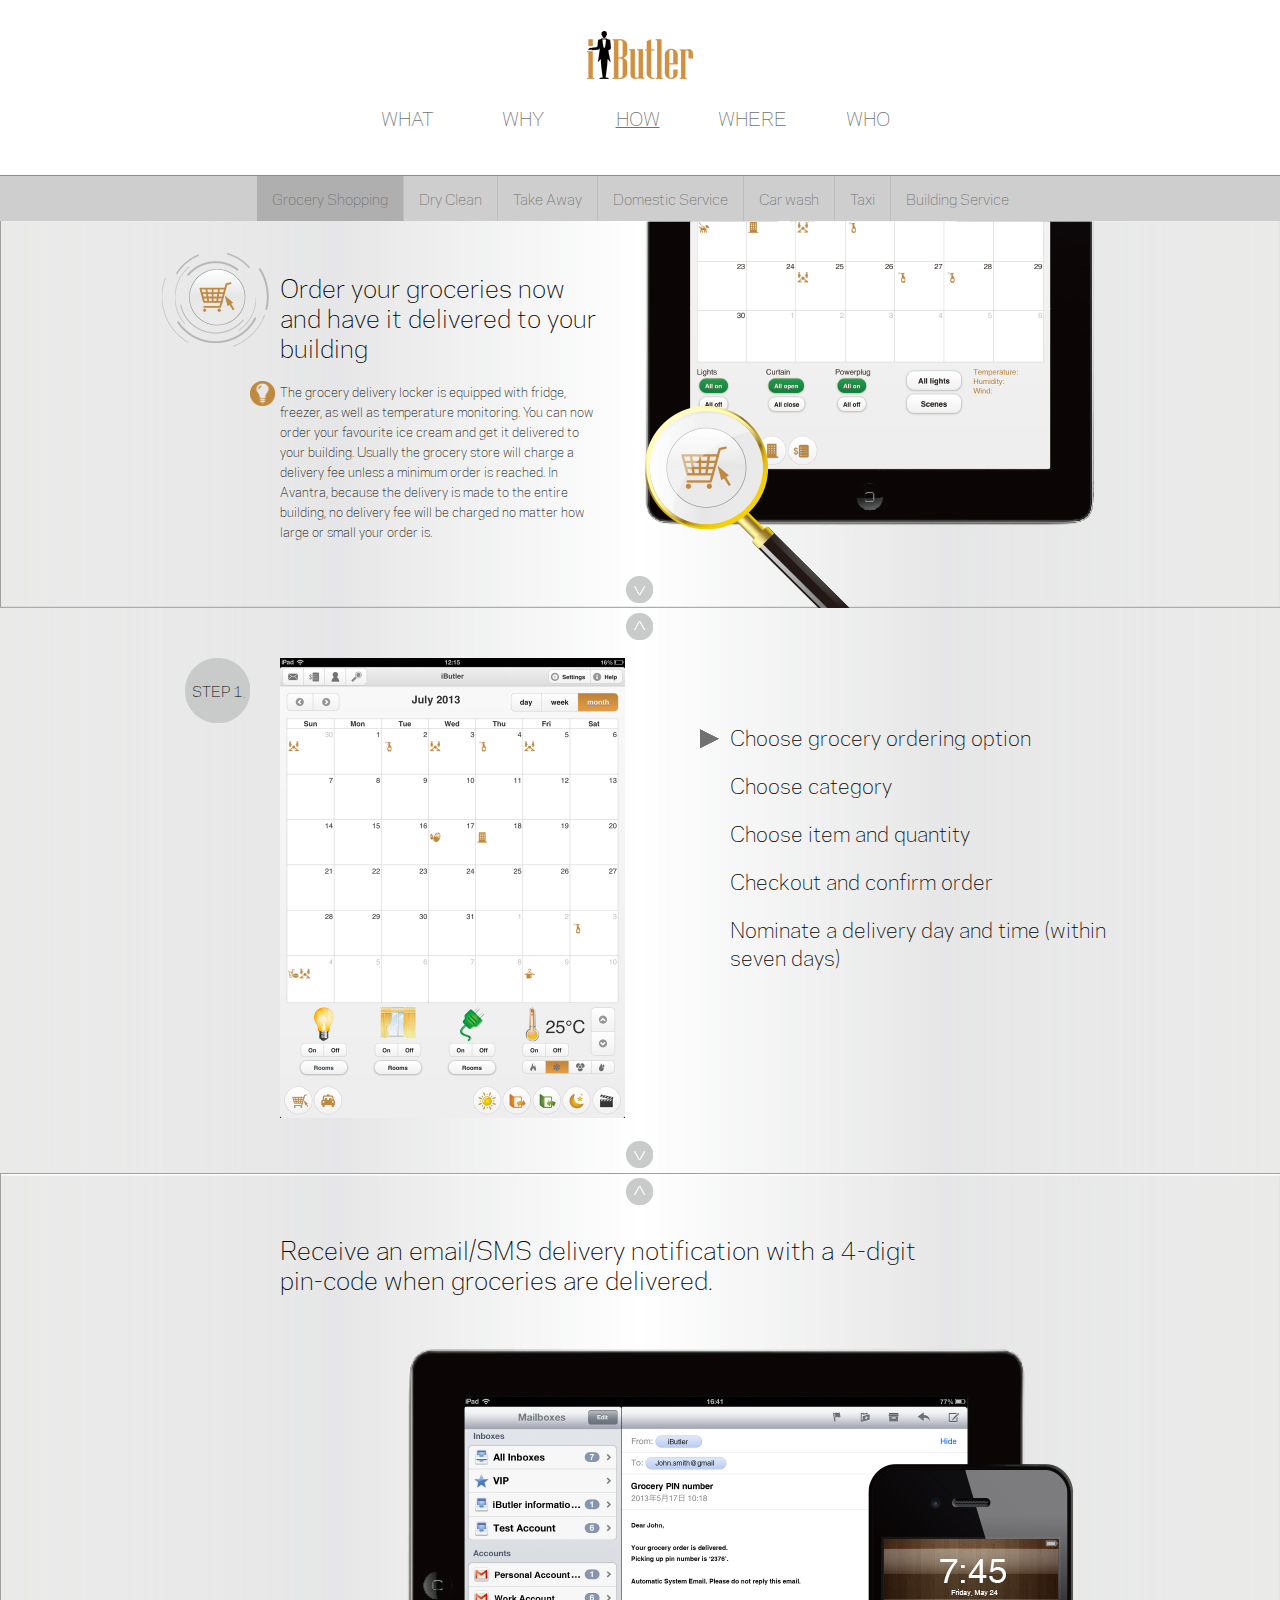
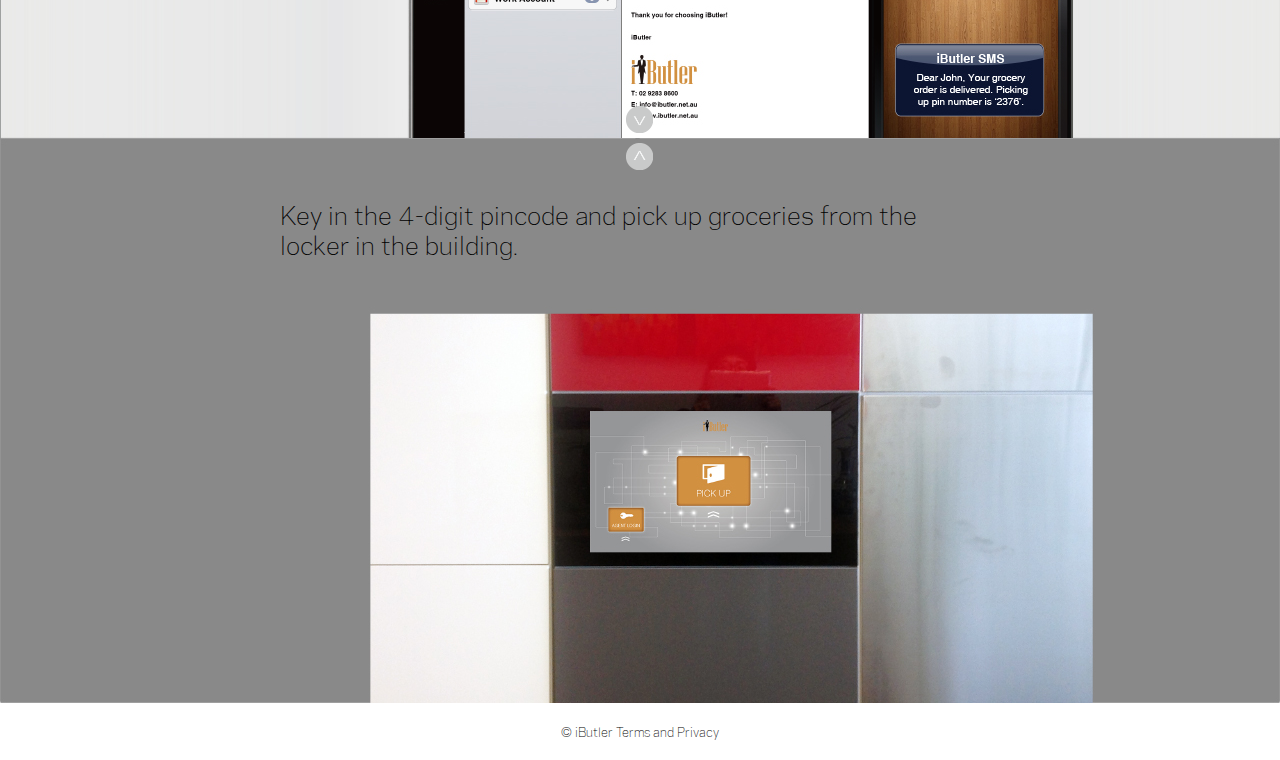
<file: how/index.html>
<!DOCTYPE html>
<!--[if lt IE 7]>      <html class="no-js lt-ie9 lt-ie8 lt-ie7"> <![endif]-->
<!--[if IE 7]>         <html class="no-js lt-ie9 lt-ie8"> <![endif]-->
<!--[if IE 8]>         <html class="no-js lt-ie9"> <![endif]-->
<!--[if gt IE 8]><!--> <html class="no-js"> <!--<![endif]-->
    <head>
        <meta charset="utf-8">
        <meta http-equiv="X-UA-Compatible" content="IE=edge">
        <title>iButler</title>
        <meta name="description" content="">
        <link rel="stylesheet" href="../css/normalize.css">
        <link rel="stylesheet" href="../css/main.css">
        <script src="../js/vendor/modernizr-2.6.2.min.js"></script>
    </head>
    <body>
    	<div class="wrapper how">
    		<header>
    			<h1 class="logo"><a href="../index.html" class="ir">iButler</a></h1>
	    		<nav class="clearfix">
	    			<div class="inner">
	    				<a href="../what.html" class="spinner"><div class="spin-outter"></div><div class="spin-inner"></div>WHAT</a>
	    				<a href="../why.html" class="spinner"><div class="spin-outter"></div><div class="spin-inner"></div>WHY</a>
	    				<a href="index.html" class="spinner current"><div class="spin-outter"></div><div class="spin-inner"></div>HOW</a>
	    				<a href="../where.html" class="spinner"><div class="spin-outter"></div><div class="spin-inner"></div>WHERE</a>
	    				<a href="../who.html" class="spinner"><div class="spin-outter"></div><div class="spin-inner"></div>WHO</a>		
	    			</div>      			
	    		</nav>
	    	</header>
			<div class="subnav">
				<ul class="clearfix">
					<li class="active"><a href="index.html">Grocery Shopping</a></li><li><a href="dryclean.html">Dry Clean</a></li><li><a href="takeaway.html">Take Away</a></li><li><a href="domestic.html">Domestic Service</a></li><li><a href="carwash.html">Car wash</a></li><li><a href="taxi.html">Taxi</a></li><li><a href="building-service.html">Building Service</a></li>
				</ul>
			</div>
			<div id="step-container">
				<div id="step">STEP 1</div>
			</div>
			<section id="grocery" class="benefit">
				<section class="contain">
					<div class="spinner active"><div class="spin-outter"></div><div class="spin-inner"></div><img src="../img/how/grocery/icon.png" width="57" height="57" alt="Grocery"/></div>
					<div class="intro">
						<h2>Order your groceries now and have it delivered to your building</h2>
						<p><img src="../img/how/hint.png" width="25" height="25" alt="hint"/>The grocery delivery locker is equipped with fridge,
						freezer, as well as temperature monitoring. You
						can now order your favourite ice cream and get it
						delivered to your building.
						Usually the grocery store will charge a delivery fee
						unless a minimum order is reached. In Avantra,
						because the delivery is made to the entire building,
						no delivery fee will be charged no matter how large
						or small your order is.</p>
					</div>
				</section>
				<a href="#grocery" class="down"><img src="../img/down.png" width="27" height="27" alt="down"/></a>
			</section>
			<section id="grocery-step1" data-step="1" class="benefit step1">
				<div class="contain">
					<div id="slider">
						<img src="../img/how/grocery/step1_1.png" width="345" height="460" alt=""/>
						<img src="../img/how/grocery/step1_2.png" width="345" height="460" alt=""/>
						<img src="../img/how/grocery/step1_3.png" width="345" height="460" alt=""/>
						<img src="../img/how/grocery/step1_4.png" width="345" height="460" alt=""/>
						<img src="../img/how/grocery/step1_5.png" width="345" height="460" alt=""/>
					</div>
					<ul id="slider-description">
						<li class="current">Choose grocery ordering option</li>
						<li>Choose category</li>
						<li>Choose item and quantity</li>
						<li>Checkout and confirm order</li>
						<li>Nominate a delivery day and time (within seven days)</li>
					</ul>
				</div>
				<a href="#grocery-step1" class="up"><img src="../img/up.png" width="27" height="27" alt="up"/></a>
	    		<a href="#grocery-step1" class="down"><img src="../img/down.png" width="27" height="27" alt="down"/></a>
			</section>
			<section id="grocery-step2" data-step="2" class="benefit step2">
				<section class="contain">
					<h2>Receive an email/SMS delivery notification with a 4-digit<br/>
					pin-code when groceries are delivered.</h2>
				</section>
				<a href="#grocery-step2" class="up"><img src="../img/up.png" width="27" height="27" alt="up"/></a>
	    		<a href="#grocery-step2" class="down"><img src="../img/down.png" width="27" height="27" alt="down"/></a>
			</section>
			<section id="grocery-step3" data-step="3" class="benefit step3">
				<section class="contain">
					<h2>Key in the 4-digit pincode and pick up groceries from the<br/>
					locker in the building.</h2>
				</section>
				<a href="#grocery-step3" class="up"><img src="../img/up.png" width="27" height="27" alt="up"/></a>
			</section>
	        <footer>
	        	&copy; iButler Terms and Privacy
	        </footer>
    	</div>
        <script src="//ajax.googleapis.com/ajax/libs/jquery/1.10.1/jquery.min.js"></script>
        <script>window.jQuery || document.write('<script src="../js/vendor/jquery-1.10.1.min.js"><\/script>')</script>
        <script src="../js/plugins.js"></script>
        <script src="../js/jquery.scrollTo.min.js"></script>
        <script src="../js/jquery.cycle.all.js"></script>
        <script src="../js/main.js"></script>
        <script>
        	$(function(){
        		How.init();
        	})
        </script>
        <!-- Google Analytics: change UA-XXXXX-X to be your site's ID. -->
        <script>
            (function(b,o,i,l,e,r){b.GoogleAnalyticsObject=l;b[l]||(b[l]=
            function(){(b[l].q=b[l].q||[]).push(arguments)});b[l].l=+new Date;
            e=o.createElement(i);r=o.getElementsByTagName(i)[0];
            e.src='//www.google-analytics.com/analytics.js';
            r.parentNode.insertBefore(e,r)}(window,document,'script','ga'));
            ga('create','UA-XXXXX-X');ga('send','pageview');
        </script>
    </body>
</html>
</file>
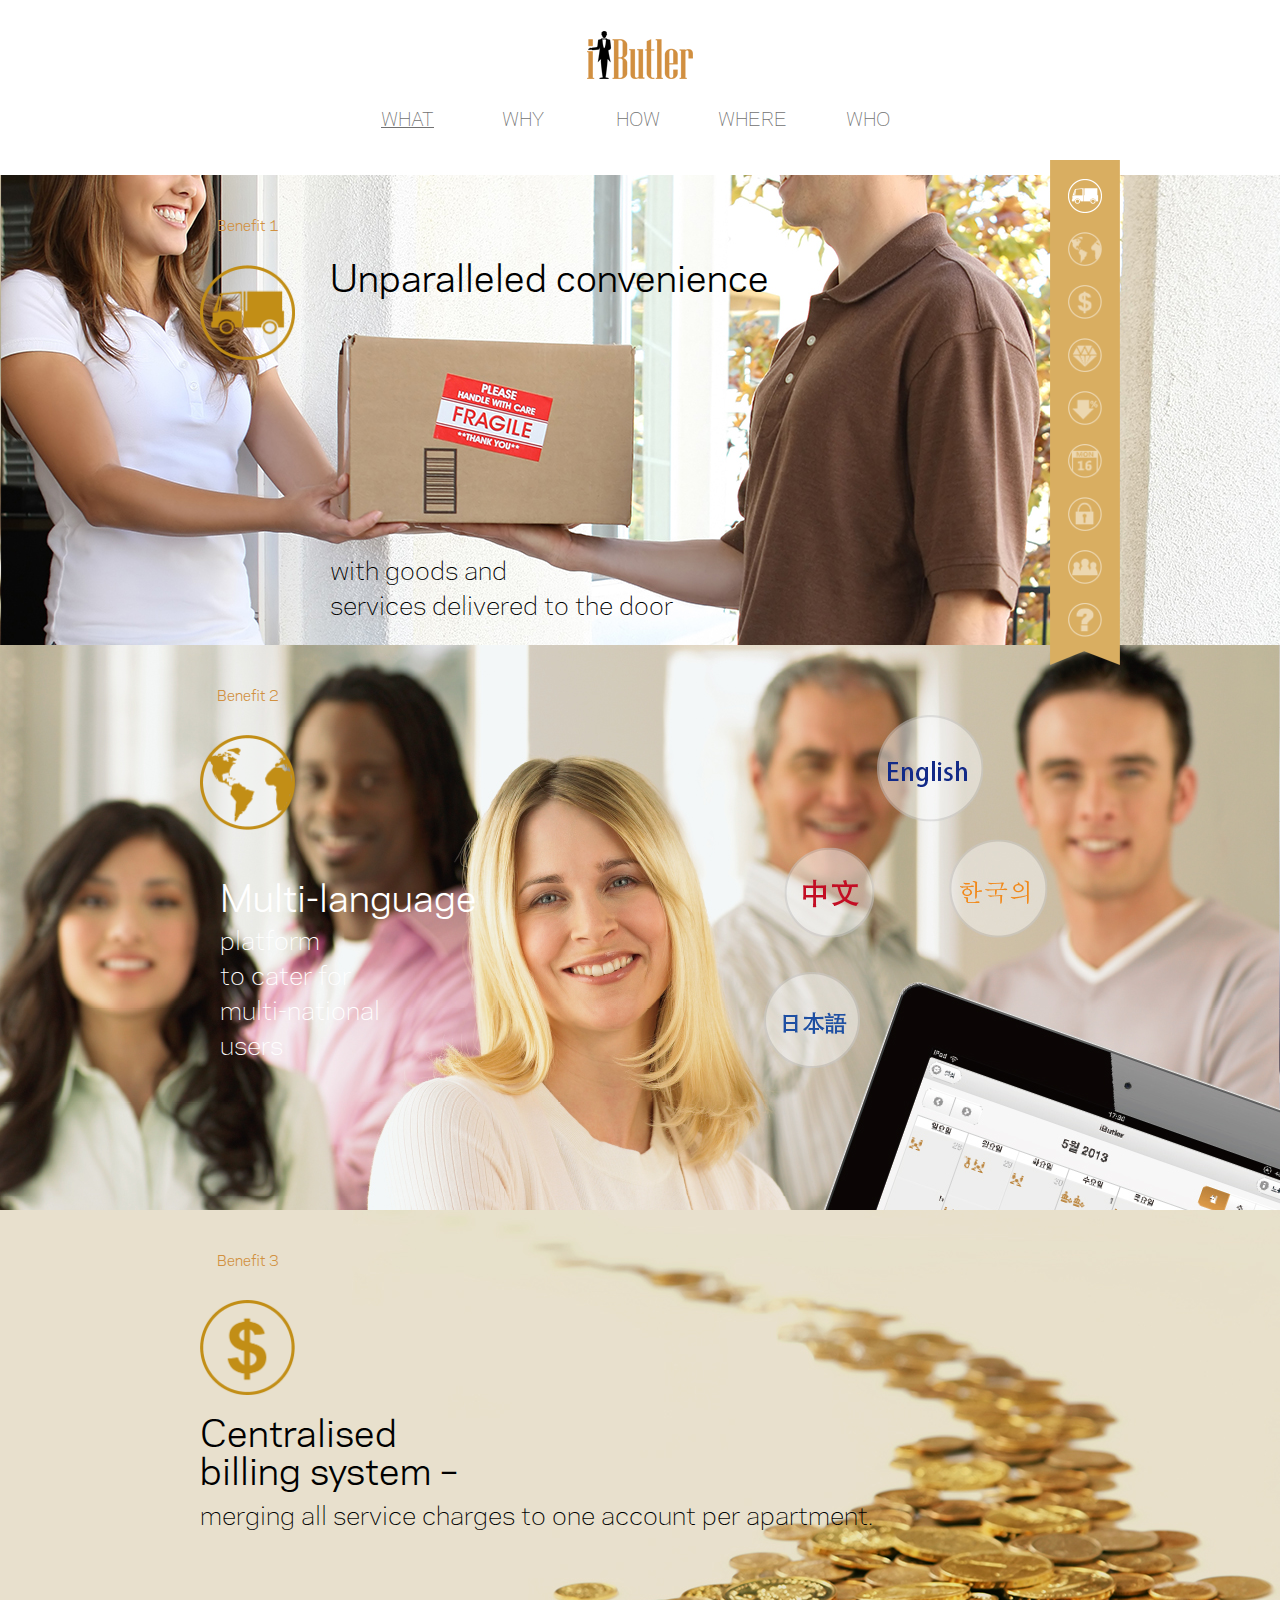
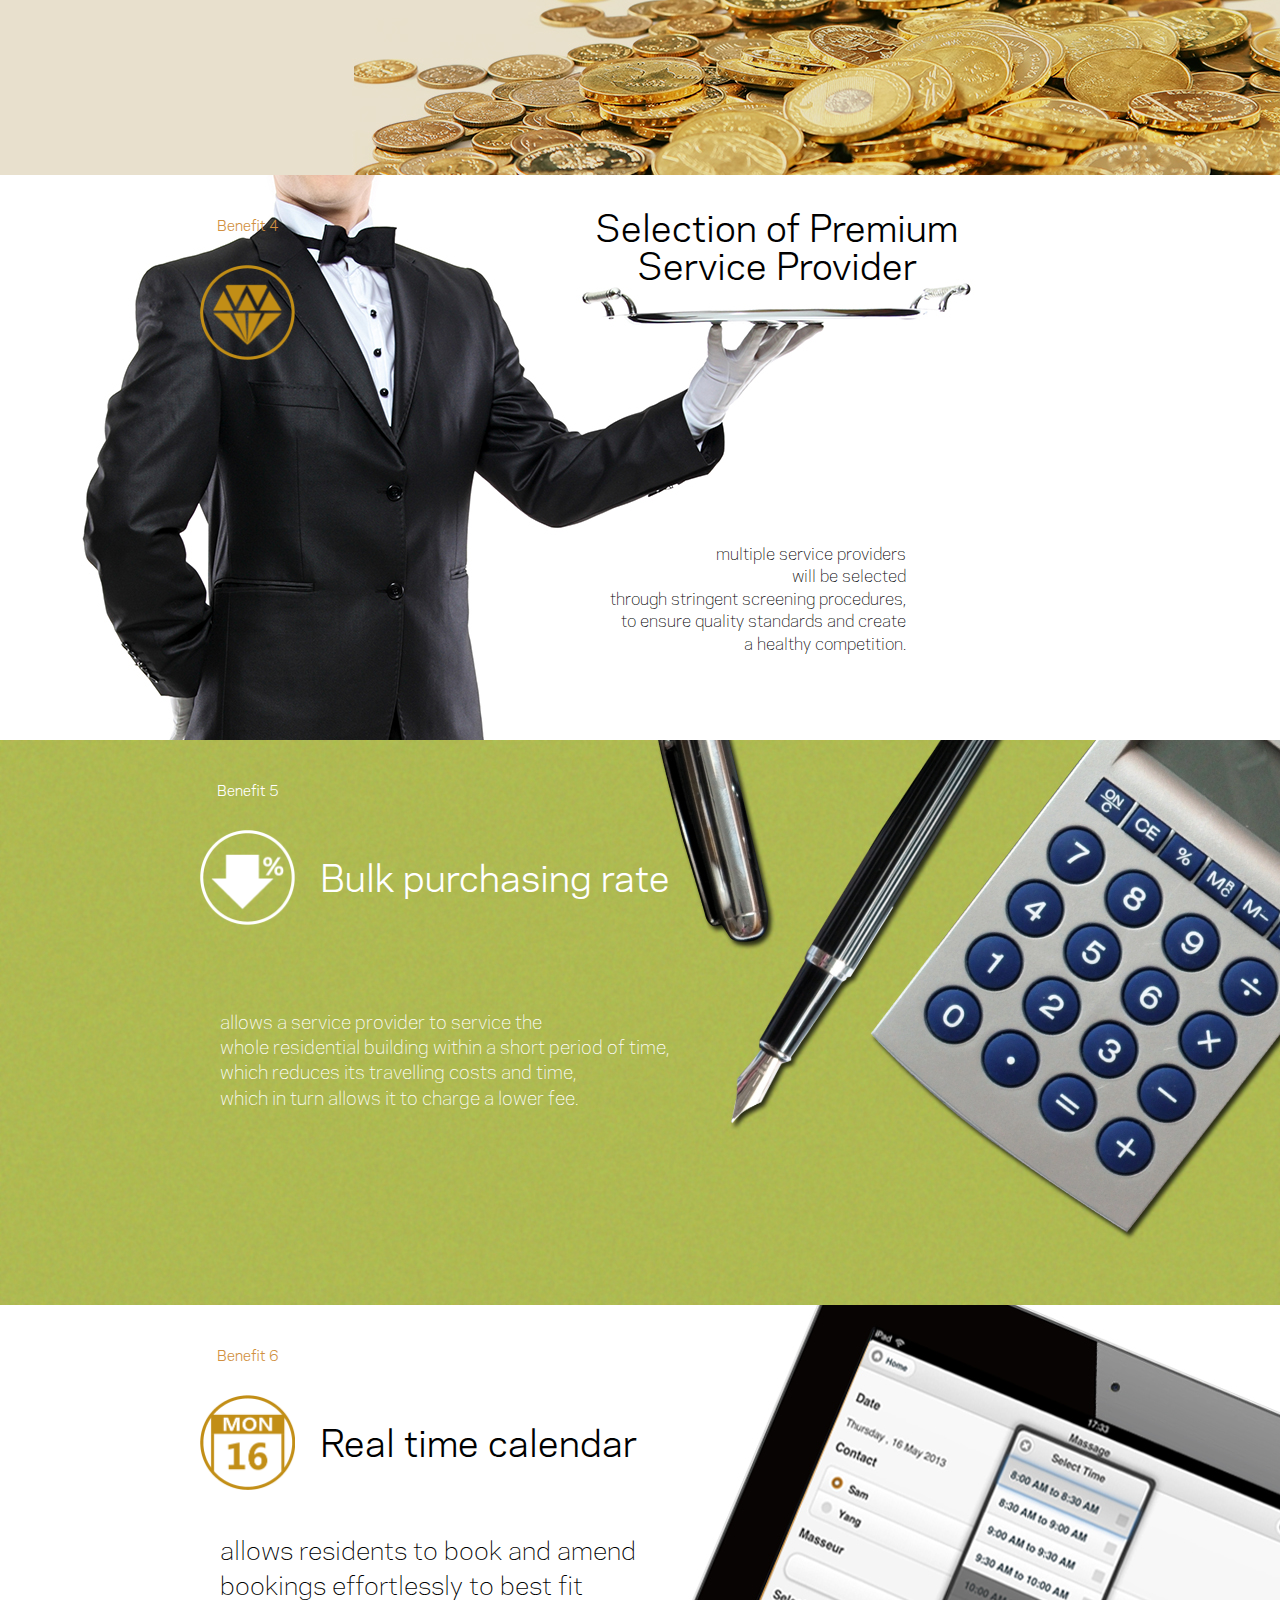
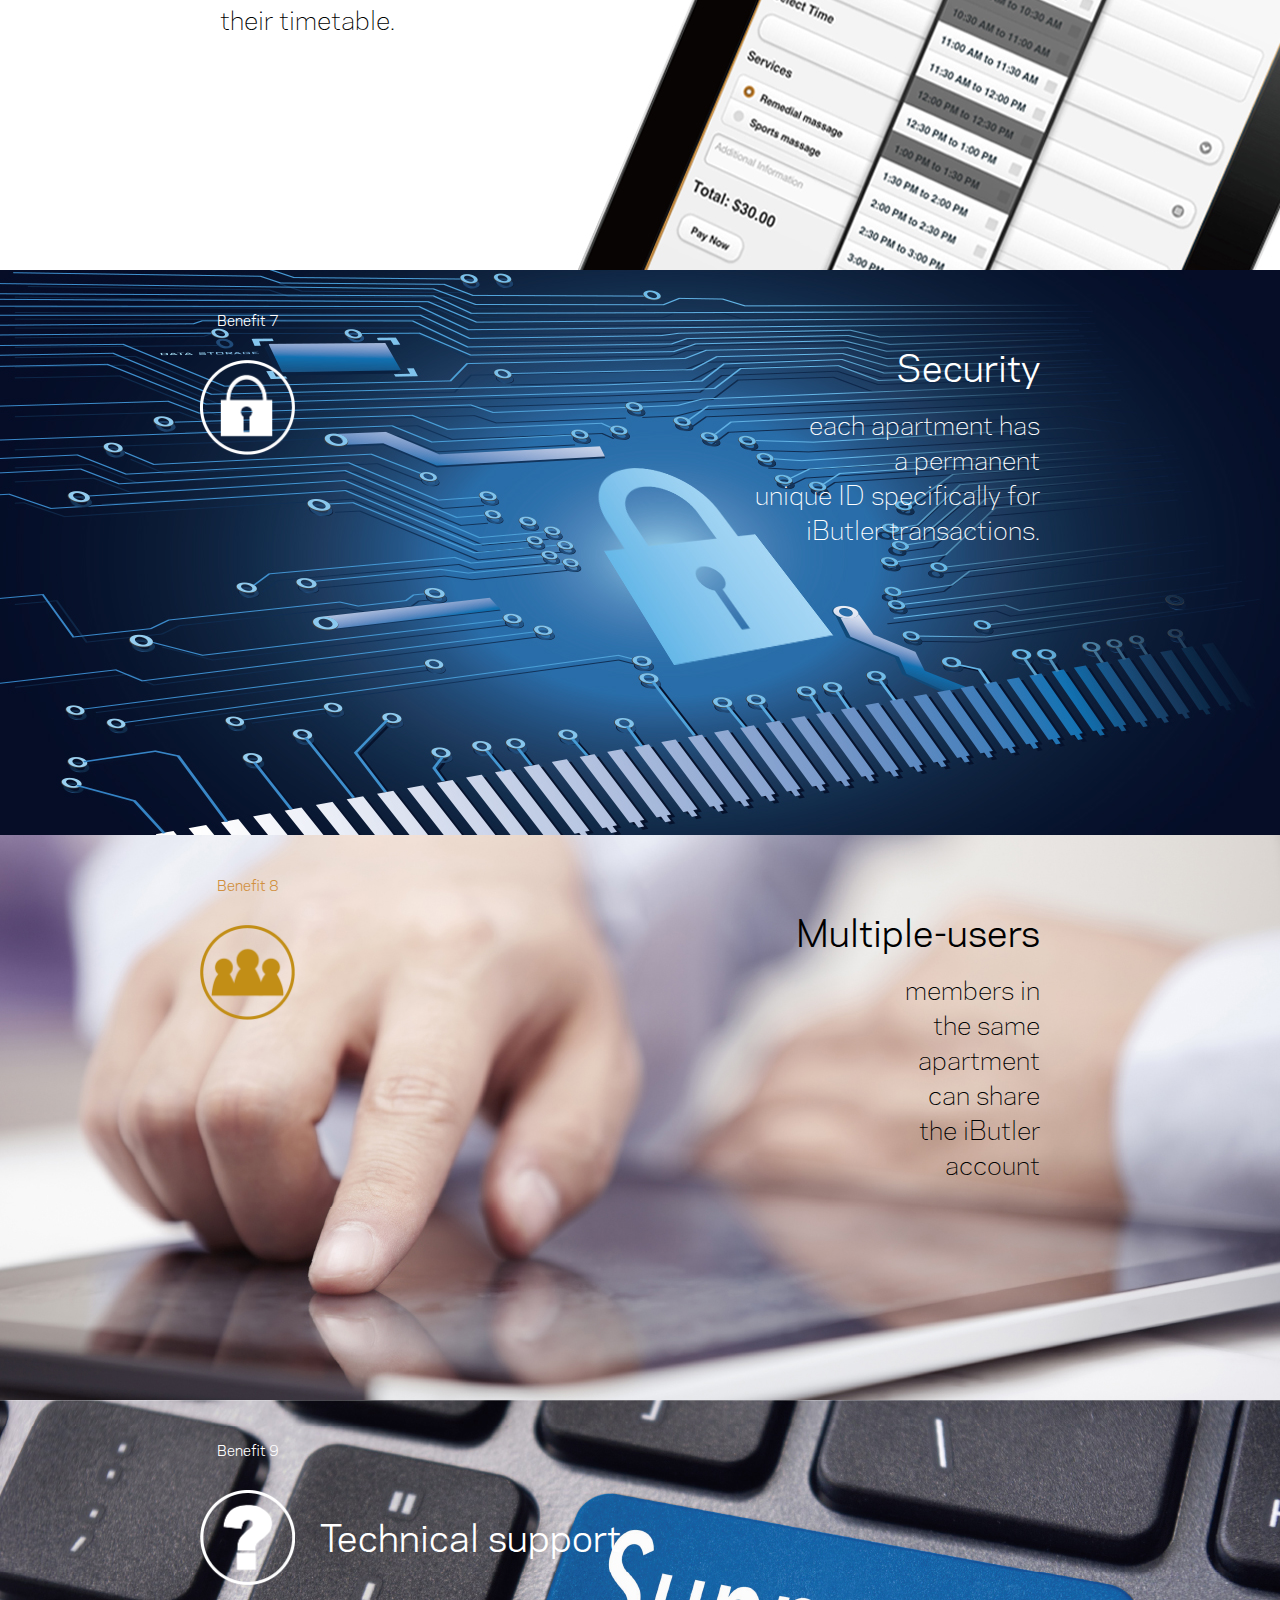
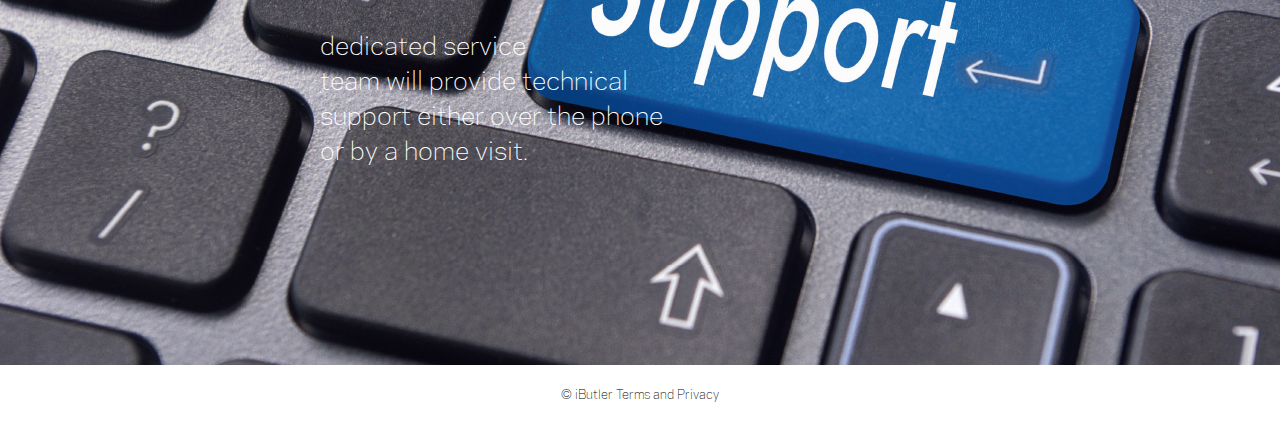
<file: what.html>
<!DOCTYPE html>
<!--[if lt IE 7]>      <html class="no-js lt-ie9 lt-ie8 lt-ie7"> <![endif]-->
<!--[if IE 7]>         <html class="no-js lt-ie9 lt-ie8"> <![endif]-->
<!--[if IE 8]>         <html class="no-js lt-ie9"> <![endif]-->
<!--[if gt IE 8]><!--> <html class="no-js"> <!--<![endif]-->
    <head>
        <meta charset="utf-8">
        <meta http-equiv="X-UA-Compatible" content="IE=edge">
        <title>iButler</title>
        <meta name="description" content="">
        <link rel="stylesheet" href="css/normalize.css">
        <link rel="stylesheet" href="css/main.css">
        <script src="js/vendor/modernizr-2.6.2.min.js"></script>
    </head>
    <body>
    	<div class="wrapper what">
    		<header>
    			<h1 class="logo"><a href="index.html" class="ir">iButler</a></h1>
	    		<nav class="clearfix">
	    			<div class="inner">
	    				<a href="what.html" class="spinner current"><div class="spin-outter"></div><div class="spin-inner"></div>WHAT</a>
	    				<a href="why.html" class="spinner"><div class="spin-outter"></div><div class="spin-inner"></div>WHY</a>
	    				<a href="how/index.html" class="spinner"><div class="spin-outter"></div><div class="spin-inner"></div>HOW</a>
	    				<a href="where.html" class="spinner"><div class="spin-outter"></div><div class="spin-inner"></div>WHERE</a>
	    				<a href="who.html" class="spinner"><div class="spin-outter"></div><div class="spin-inner"></div>WHO</a>	
	    			</div>   			
	    		</nav>
	    	</header>
	    	<div id="side-nav-container">
	    		<div id="side-nav">
	    			<a href="#benefit1" class="active"><img src="img/what/icon1_small.png" width="34" height="34" alt="benefit1"/></a>
	    			<a href="#benefit2"><img src="img/what/icon2_small.png" width="34" height="34" alt="benefit1"/></a>
	    			<a href="#benefit3"><img src="img/what/icon3_small.png" width="34" height="34" alt="benefit1"/></a>
	    			<a href="#benefit4"><img src="img/what/icon4_small.png" width="34" height="34" alt="benefit1"/></a>
	    			<a href="#benefit5"><img src="img/what/icon5_small.png" width="34" height="34" alt="benefit1"/></a>
	    			<a href="#benefit6"><img src="img/what/icon6_small.png" width="34" height="34" alt="benefit1"/></a>
	    			<a href="#benefit7"><img src="img/what/icon7_small.png" width="34" height="34" alt="benefit1"/></a>
	    			<a href="#benefit8"><img src="img/what/icon8_small.png" width="34" height="34" alt="benefit1"/></a>
	    			<a href="#benefit9"><img src="img/what/icon9_small.png" width="34" height="34" alt="benefit1"/></a>
	    		</div>
	    	</div>
	    	<section id="benefit1" class="benefit">
	    		<section class="contain">
	    			<div class="icon">
	    				<div>Benefit 1</div>
	    				<img src="img/what/icon1.png" width="95" height="95" alt="benefit 1"/>
	    			</div>
	    			<h2>Unparalleled convenience</h2>
	    			<p>with goods and <br/>
					services delivered to the door</p>
	    		</section>
	    	</section>
	    	<section id="benefit2" class="benefit">
	    		<section class="contain">
	    			<div class="icon">
	    				<div>Benefit 2</div>
	    				<img src="img/what/icon2.png" width="95" height="95" alt="benefit 2"/>
	    			</div>
	    			<h2>Multi-language</h2>
	    			<p>platform <br/>
					to cater for <br/>
					multi-national <br/>
					users</p>
	    		</section>
	    	</section>
	    	<section id="benefit3" class="benefit">
	    		<section class="contain">
	    			<div class="icon">
	    				<div>Benefit 3</div>
	    				<img src="img/what/icon3.png" width="95" height="95" alt="benefit 3"/>
	    			</div>
	    			<h2>Centralised <br/>
					billing system –</h2>
	    			<p>merging all service charges to one account per apartment.</p>
	    		</section>
	    	</section>
	    	<section id="benefit4" class="benefit">
	    		<section class="contain">
	    			<div class="icon">
	    				<div>Benefit 4</div>
	    				<img src="img/what/icon4.png" width="95" height="95" alt="benefit 4"/>
	    			</div>
	    			<h2>Selection of Premium <br/>
					Service Provider</h2>
	    			<p>multiple service providers <br/>
					will be selected <br/>
					through stringent screening procedures, <br/>
					to ensure quality standards and create <br/>
					a healthy competition.</p>
	    		</section>
	    	</section>
	    	<section id="benefit5" class="benefit">
	    		<section class="contain">
	    			<div class="icon">
	    				<div>Benefit 5</div>
	    				<img src="img/what/icon5.png" width="95" height="95" alt="benefit 5"/>
	    			</div>
	    			<h2>Bulk purchasing rate</h2>
	    			<p>allows a service provider to service the <br/>
					whole residential building within a short period of time, <br/>
					which reduces its travelling costs and time, <br/>
					which in turn allows it to charge a lower fee.</p>
	    		</section>
	    	</section>
	    	<section id="benefit6" class="benefit">
	    		<section class="contain">
	    			<div class="icon">
	    				<div>Benefit 6</div>
	    				<img src="img/what/icon6.png" width="95" height="95" alt="benefit 6"/>
	    			</div>
	    			<h2>Real time calendar</h2>
	    			<p>allows residents to book and amend <br/>
					bookings effortlessly to best fit <br/>
					their timetable.</p>
	    		</section>
	    	</section>
	    	<section id="benefit7" class="benefit">
	    		<section class="contain">
	    			<div class="icon">
	    				<div>Benefit 7</div>
	    				<img src="img/what/icon7.png" width="95" height="95" alt="benefit 7"/>
	    			</div>
	    			<h2>Security</h2>
	    			<p>each apartment has <br/>
					a permanent <br/>
					unique ID specifically for <br/>
					iButler transactions.</p>
	    		</section>
	    	</section>
	    	<section id="benefit8" class="benefit">
	    		<section class="contain">
	    			<div class="icon">
	    				<div>Benefit 8</div>
	    				<img src="img/what/icon8.png" width="95" height="95" alt="benefit 8"/>
	    			</div>
	    			<h2>Multiple-users</h2>
	    			<p>members in <br/>
					the same <br/>
					apartment <br/>
					can share <br/>
					the iButler <br/>
					account</p>
	    		</section>
	    	</section>
	    	<section id="benefit9" class="benefit">
	    		<section class="contain">
	    			<div class="icon">
	    				<div>Benefit 9</div>
	    				<img src="img/what/icon9.png" width="95" height="95" alt="benefit 9"/>
	    			</div>
	    			<h2>Technical support</h2>
	    			<p>dedicated service <br/>
					team will provide technical <br/>
					support either over the phone <br/>
					or by a home visit.</p>
	    		</section>
	    	</section>
	        <footer>
	        	&copy; iButler Terms and Privacy
	        </footer>
    	</div>
        <script src="//ajax.googleapis.com/ajax/libs/jquery/1.10.1/jquery.min.js"></script>
        <script>window.jQuery || document.write('<script src="js/vendor/jquery-1.10.1.min.js"><\/script>')</script>
        <script src="js/plugins.js"></script>
        <script src="js/jquery.scrollTo.min.js"></script>
        <script src="js/main.js"></script>
        <script>
        	$(function(){
        		var headerHeight = $('header').outerHeight(true);
        		$('#side-nav a').click(function(e){
        			e.preventDefault();
        			var target = $(this).attr('href');
        			var height = $(target).offset().top - headerHeight;
        			$.scrollTo(height, 1000);
        			return false;
        		});

        		$(window).scroll(function(){
        			var fromTop = $(this).scrollTop();
        			var sections = $('section.benefit').map(function(){
        				if(($(this).offset().top - headerHeight - 5) < fromTop){
        					return this;
        				}
        			});
        			if(sections.length > 0){
        				var currentSection = $(sections[sections.length - 1]);
	        			var id = currentSection.attr('id');
	        			$('#side-nav a').removeClass('active');
	        			$('#side-nav a[href="#' + id + '"]').addClass('active');
        			}
        		});
        	});
        </script>
        <!-- Google Analytics: change UA-XXXXX-X to be your site's ID. -->
        <script>
            (function(b,o,i,l,e,r){b.GoogleAnalyticsObject=l;b[l]||(b[l]=
            function(){(b[l].q=b[l].q||[]).push(arguments)});b[l].l=+new Date;
            e=o.createElement(i);r=o.getElementsByTagName(i)[0];
            e.src='//www.google-analytics.com/analytics.js';
            r.parentNode.insertBefore(e,r)}(window,document,'script','ga'));
            ga('create','UA-XXXXX-X');ga('send','pageview');
        </script>
    </body>
</html>
</file>
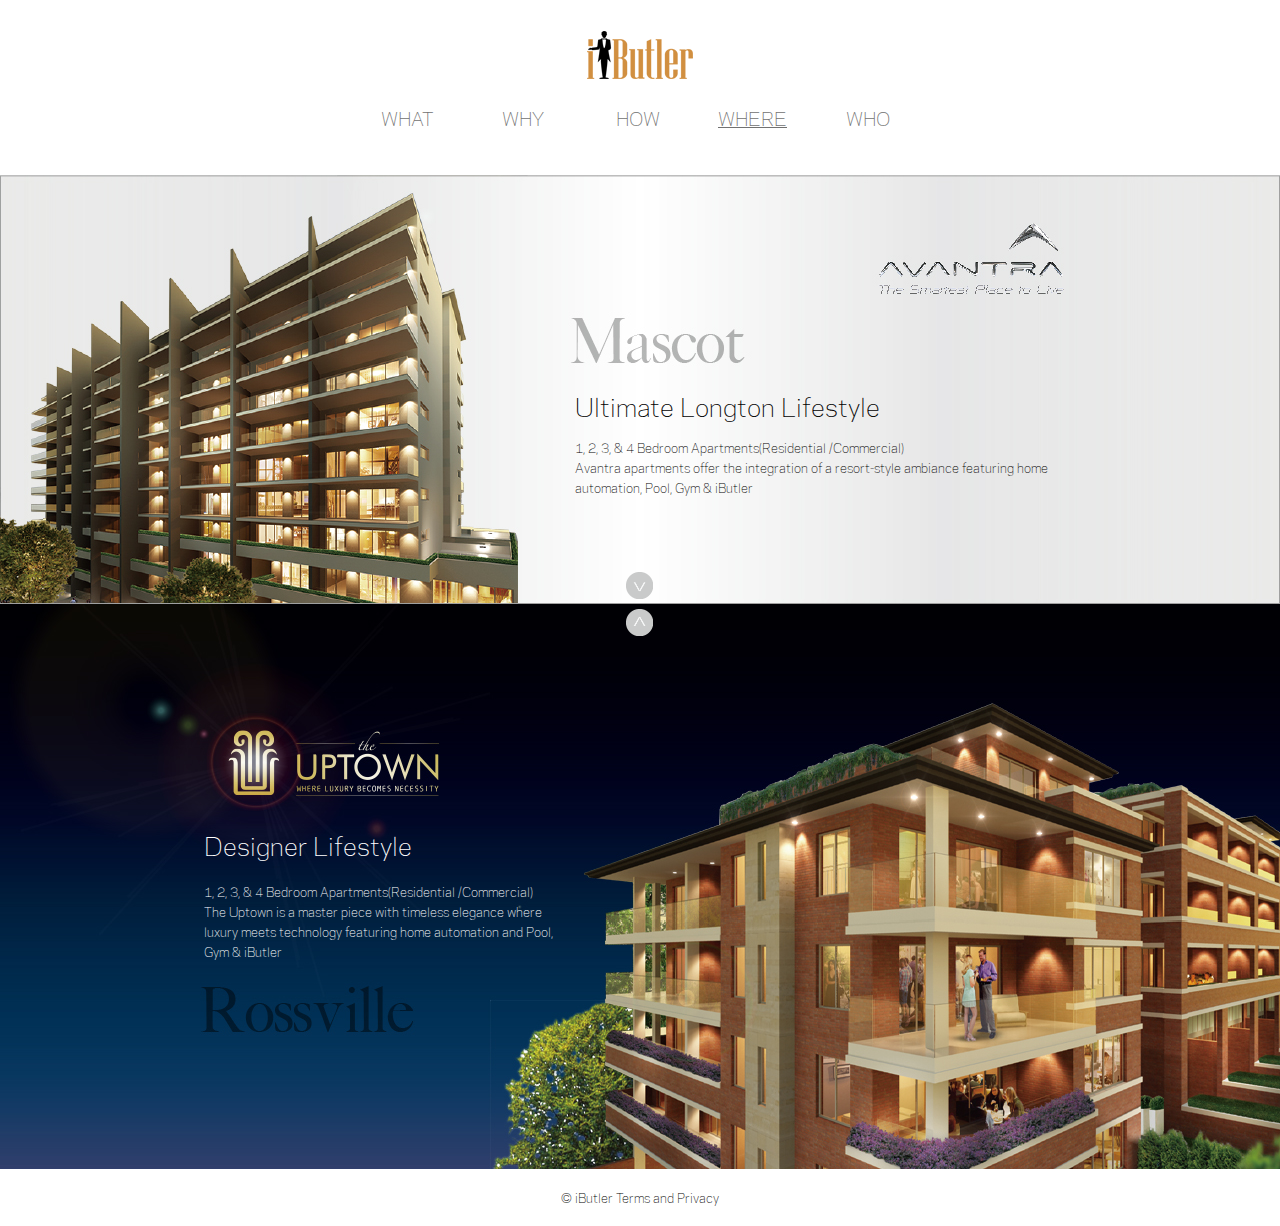
<file: where.html>
<!DOCTYPE html>
<!--[if lt IE 7]>      <html class="no-js lt-ie9 lt-ie8 lt-ie7"> <![endif]-->
<!--[if IE 7]>         <html class="no-js lt-ie9 lt-ie8"> <![endif]-->
<!--[if IE 8]>         <html class="no-js lt-ie9"> <![endif]-->
<!--[if gt IE 8]><!--> <html class="no-js"> <!--<![endif]-->
    <head>
        <meta charset="utf-8">
        <meta http-equiv="X-UA-Compatible" content="IE=edge">
        <title>iButler</title>
        <meta name="description" content="">
        <link rel="stylesheet" href="css/normalize.css">
        <link rel="stylesheet" href="css/main.css">
        <script src="js/vendor/modernizr-2.6.2.min.js"></script>
    </head>
    <body>
    	<div class="wrapper where">
    		<header>
    			<h1 class="logo"><a href="index.html" class="ir">iButler</a></h1>
	    		<nav class="clearfix">
	    			<div class="inner">
	    				<a href="what.html" class="spinner"><div class="spin-outter"></div><div class="spin-inner"></div>WHAT</a>
	    				<a href="why.html" class="spinner"><div class="spin-outter"></div><div class="spin-inner"></div>WHY</a>
	    				<a href="how/index.html" class="spinner"><div class="spin-outter"></div><div class="spin-inner"></div>HOW</a>
	    				<a href="where.html" class="spinner current"><div class="spin-outter"></div><div class="spin-inner"></div>WHERE</a>
	    				<a href="who.html" class="spinner"><div class="spin-outter"></div><div class="spin-inner"></div>WHO</a>		
	    			</div>   			
	    		</nav>
	    	</header>
	    	<section id="avantra" class="benefit">
	    		<section class="contain">
	    			<h2>Ultimate Longton Lifestyle</h2>
	    			<p>1, 2, 3, &amp; 4 Bedroom Apartments(Residential /Commercial)<br/>
					Avantra apartments offer the integration of a resort-style ambiance featuring home<br/>
					automation, Pool, Gym &amp; iButler</p>
	    		</section>
	    		<a href="#avantra" class="down"><img src="img/down.png" width="27" height="27" alt="down"/></a>
 	    	</section>
	    	<section id="uptown" class="benefit">
	    		<section class="contain">
	    			<h2>Designer Lifestyle</h2>
	    			<p>1, 2, 3, &amp; 4 Bedroom Apartments(Residential /Commercial)<br/>
					The Uptown is a master piece with timeless elegance where<br/>
					luxury meets technology featuring home automation and Pool,<br/> Gym &amp; iButler</p>
	    		</section>
	    		<a href="#uptown" class="up"><img src="img/up.png" width="27" height="27" alt="up"/></a>
	    	</section>
	        <footer>
	        	&copy; iButler Terms and Privacy
	        </footer>
    	</div>
        <script src="//ajax.googleapis.com/ajax/libs/jquery/1.10.1/jquery.min.js"></script>
        <script>window.jQuery || document.write('<script src="js/vendor/jquery-1.10.1.min.js"><\/script>')</script>
        <script src="js/plugins.js"></script>
        <script src="js/jquery.scrollTo.min.js"></script>
        <script src="js/jquery.cycle.all.js"></script>
        <script src="js/main.js"></script>
        <script>
        	$(function(){
        		
        	})
        </script>
        <!-- Google Analytics: change UA-XXXXX-X to be your site's ID. -->
        <script>
            (function(b,o,i,l,e,r){b.GoogleAnalyticsObject=l;b[l]||(b[l]=
            function(){(b[l].q=b[l].q||[]).push(arguments)});b[l].l=+new Date;
            e=o.createElement(i);r=o.getElementsByTagName(i)[0];
            e.src='//www.google-analytics.com/analytics.js';
            r.parentNode.insertBefore(e,r)}(window,document,'script','ga'));
            ga('create','UA-XXXXX-X');ga('send','pageview');
        </script>
    </body>
</html>
</file>
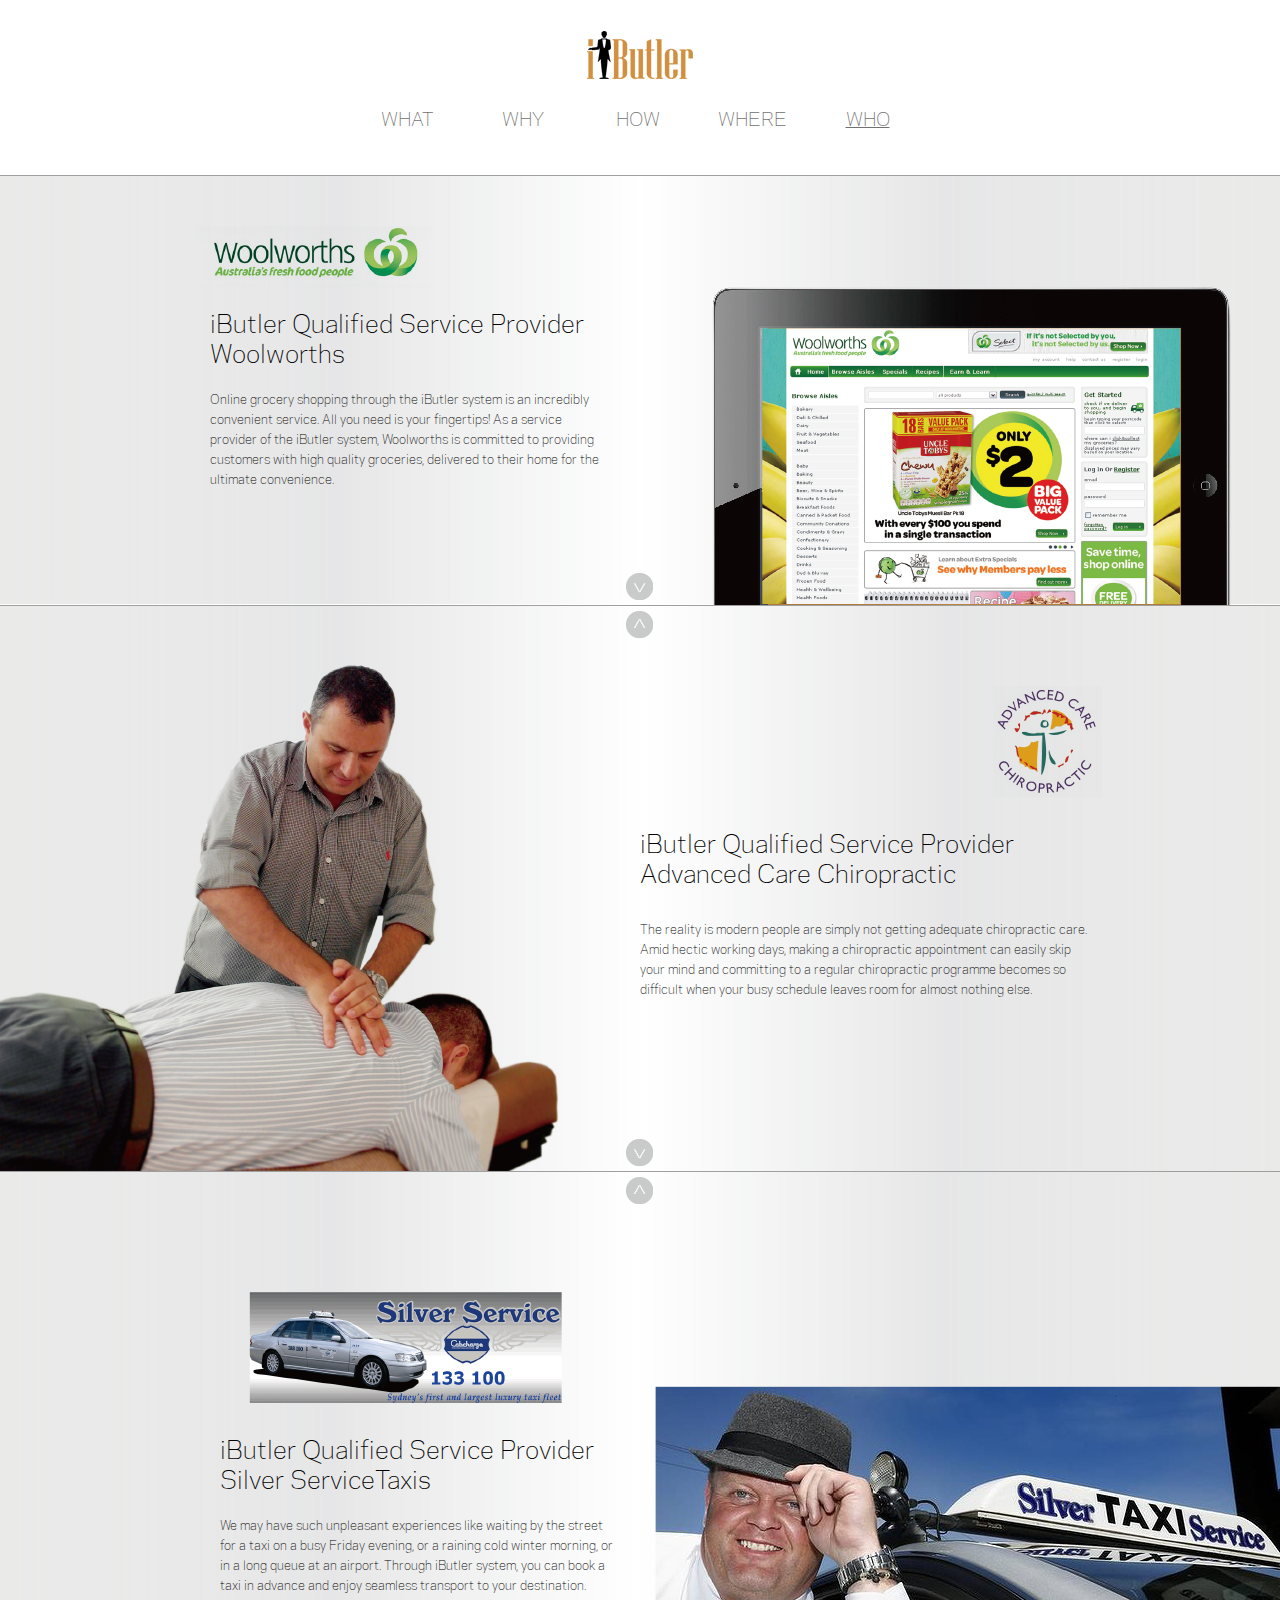
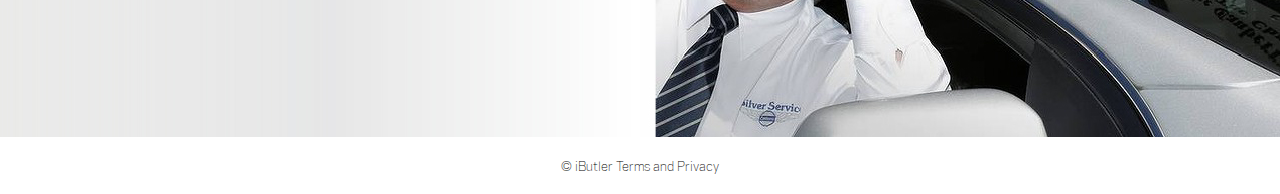
<file: who.html>
<!DOCTYPE html>
<!--[if lt IE 7]>      <html class="no-js lt-ie9 lt-ie8 lt-ie7"> <![endif]-->
<!--[if IE 7]>         <html class="no-js lt-ie9 lt-ie8"> <![endif]-->
<!--[if IE 8]>         <html class="no-js lt-ie9"> <![endif]-->
<!--[if gt IE 8]><!--> <html class="no-js"> <!--<![endif]-->
    <head>
        <meta charset="utf-8">
        <meta http-equiv="X-UA-Compatible" content="IE=edge">
        <title>iButler</title>
        <meta name="description" content="">
        <link rel="stylesheet" href="css/normalize.css">
        <link rel="stylesheet" href="css/main.css">
        <script src="js/vendor/modernizr-2.6.2.min.js"></script>
    </head>
    <body>
    	<div class="wrapper who">
    		<header>
    			<h1 class="logo"><a href="index.html" class="ir">iButler</a></h1>
	    		<nav class="clearfix">
	    			<div class="inner">
	    				<a href="what.html" class="spinner"><div class="spin-outter"></div><div class="spin-inner"></div>WHAT</a>
	    				<a href="why.html" class="spinner"><div class="spin-outter"></div><div class="spin-inner"></div>WHY</a>
	    				<a href="how/index.html" class="spinner"><div class="spin-outter"></div><div class="spin-inner"></div>HOW</a>
	    				<a href="where.html" class="spinner"><div class="spin-outter"></div><div class="spin-inner"></div>WHERE</a>
	    				<a href="who.html" class="spinner current"><div class="spin-outter"></div><div class="spin-inner"></div>WHO</a>		
	    			</div> 			
	    		</nav>
	    	</header>
	    	<section id="woolworths" class="benefit">
	    		<section class="contain">
	    			<h2>iButler Qualified Service Provider<br/>
	    			Woolworths</h2>
	    			<div class="slider">
	    				<div>
	    					<p>Online grocery shopping through the iButler system is an incredibly convenient service. All you need is your fingertips!  As a service provider of the iButler system, Woolworths is committed to providing customers with high quality groceries, delivered to their home for the ultimate convenience. </p>
	    				</div>
						<div>
							<p>Our ‘Fresh or Free’ guarantee ensures that our fresh food is always of the highest quality and customers enjoy all the same specials and rewards as they would find in store.  Not only is this service a real time saver, but Longton’s residents also enjoy free delivery on every order.  Shopping online will save time, which residents can instead spend on their favourite past time, or simply relaxing.</p>
						</div>
	    			</div>
	    		</section>
	    		<a href="#woolworths" class="down"><img src="img/down.png" width="27" height="27" alt="down"/></a>
 	    	</section>
	    	<section id="chiropractic" class="benefit">
	    		<section class="contain">
	    			<h2>iButler Qualified Service Provider<br/>
					Advanced Care Chiropractic</h2>
					<div class="slider">
						<div>
							<p>The reality is modern people are simply not getting adequate chiropractic care. Amid hectic working days, making a chiropractic appointment can easily skip your mind and committing to a regular chiropractic programme becomes so difficult when your busy schedule leaves room for almost nothing else.</p>
						</div>
						<div>
							<p>Not only does iButler makes clients’ booking much easier, only a few clicks to find a mutually convenient time, but more importantly, the client can enjoy the adjustment or treatment session at the comfort of their own home. It delivers the ultimate convenience and comfort, which is what my practice also aims to deliver.</p>
						</div>
					</div>
	    		</section>
	    		<a href="#chiropractic" class="up"><img src="img/up.png" width="27" height="27" alt="up"/></a>
	    		<a href="#chiropractic" class="down"><img src="img/down.png" width="27" height="27" alt="down"/></a>
	    	</section>
	    	<section id="silverservice" class="benefit">
	    		<section class="contain">
	    			<h2>iButler Qualified Service Provider<br/>
					Silver ServiceTaxis</h2>
					<div class="slider">
						<div>
							<p>We may have such unpleasant experiences like waiting by the street for a taxi on a busy Friday evening, or a raining cold winter morning, or in a long queue at an airport. Through iButler system, you can book a taxi in advance and enjoy seamless transport to your destination.</p>
						</div>
						<div>
							<p>As a service provider of iButler system, Silver Service Taxis is committed to providing the customers with the most enjoyable, quality transport experience possible. Silver Service Taxi makes sure they deliver quality service to the customers. </p>
						</div>
						<div>
							<p>iButler makes your booking much easier – only a few clicks to book the taxi services you need. It delivers the convenience and hassle-free lifestyle.</p>
						</div>
					</div>
	    		</section>
	    		<a href="#silverservice" class="up"><img src="img/up.png" width="27" height="27" alt="up"/></a>
	    	</section>
	        <footer>
	        	&copy; iButler Terms and Privacy
	        </footer>
    	</div>
        <script src="//ajax.googleapis.com/ajax/libs/jquery/1.10.1/jquery.min.js"></script>
        <script>window.jQuery || document.write('<script src="js/vendor/jquery-1.10.1.min.js"><\/script>')</script>
        <script src="js/plugins.js"></script>
        <script src="js/jquery.scrollTo.min.js"></script>
        <script src="js/jquery.cycle.all.js"></script>
        <script src="js/main.js"></script>
        <script>
        	$(function(){
        		$('.slider').cycle();
        	})
        </script>
        <!-- Google Analytics: change UA-XXXXX-X to be your site's ID. -->
        <script>
            (function(b,o,i,l,e,r){b.GoogleAnalyticsObject=l;b[l]||(b[l]=
            function(){(b[l].q=b[l].q||[]).push(arguments)});b[l].l=+new Date;
            e=o.createElement(i);r=o.getElementsByTagName(i)[0];
            e.src='//www.google-analytics.com/analytics.js';
            r.parentNode.insertBefore(e,r)}(window,document,'script','ga'));
            ga('create','UA-XXXXX-X');ga('send','pageview');
        </script>
    </body>
</html>
</file>
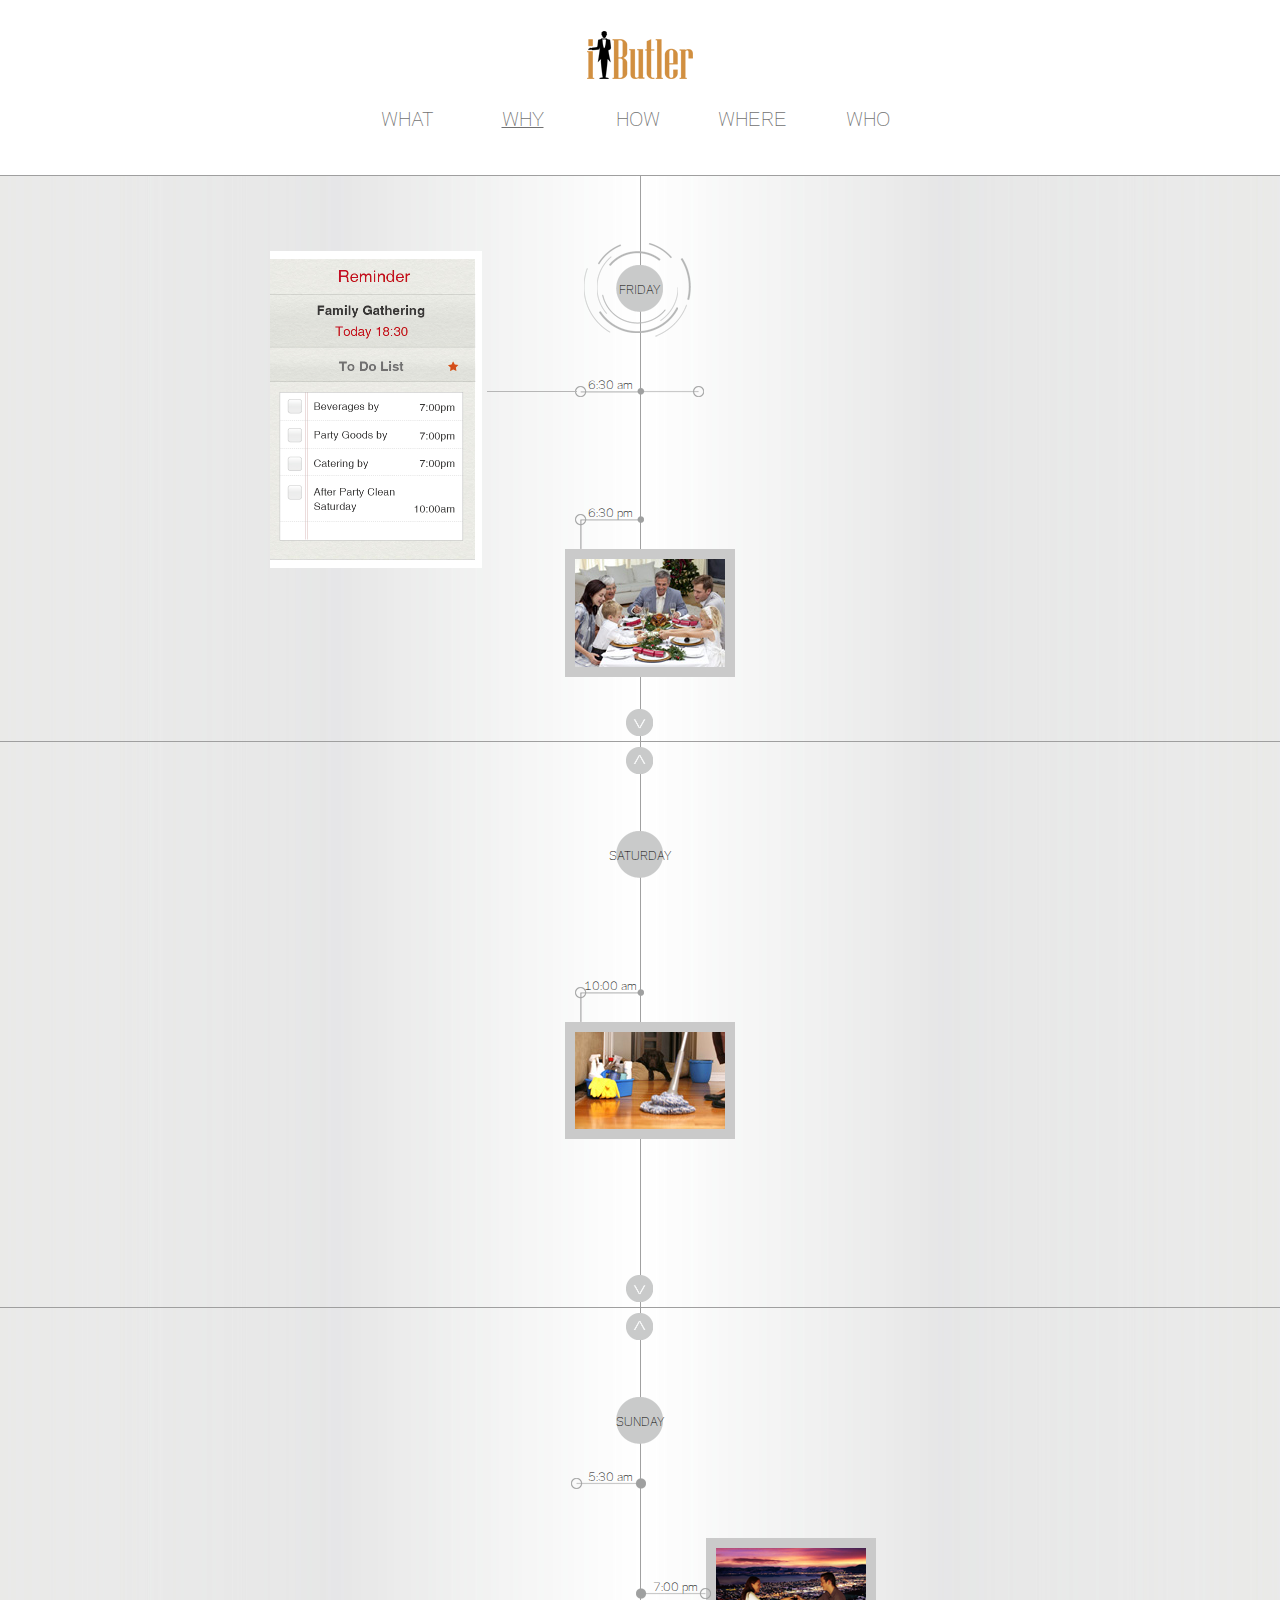
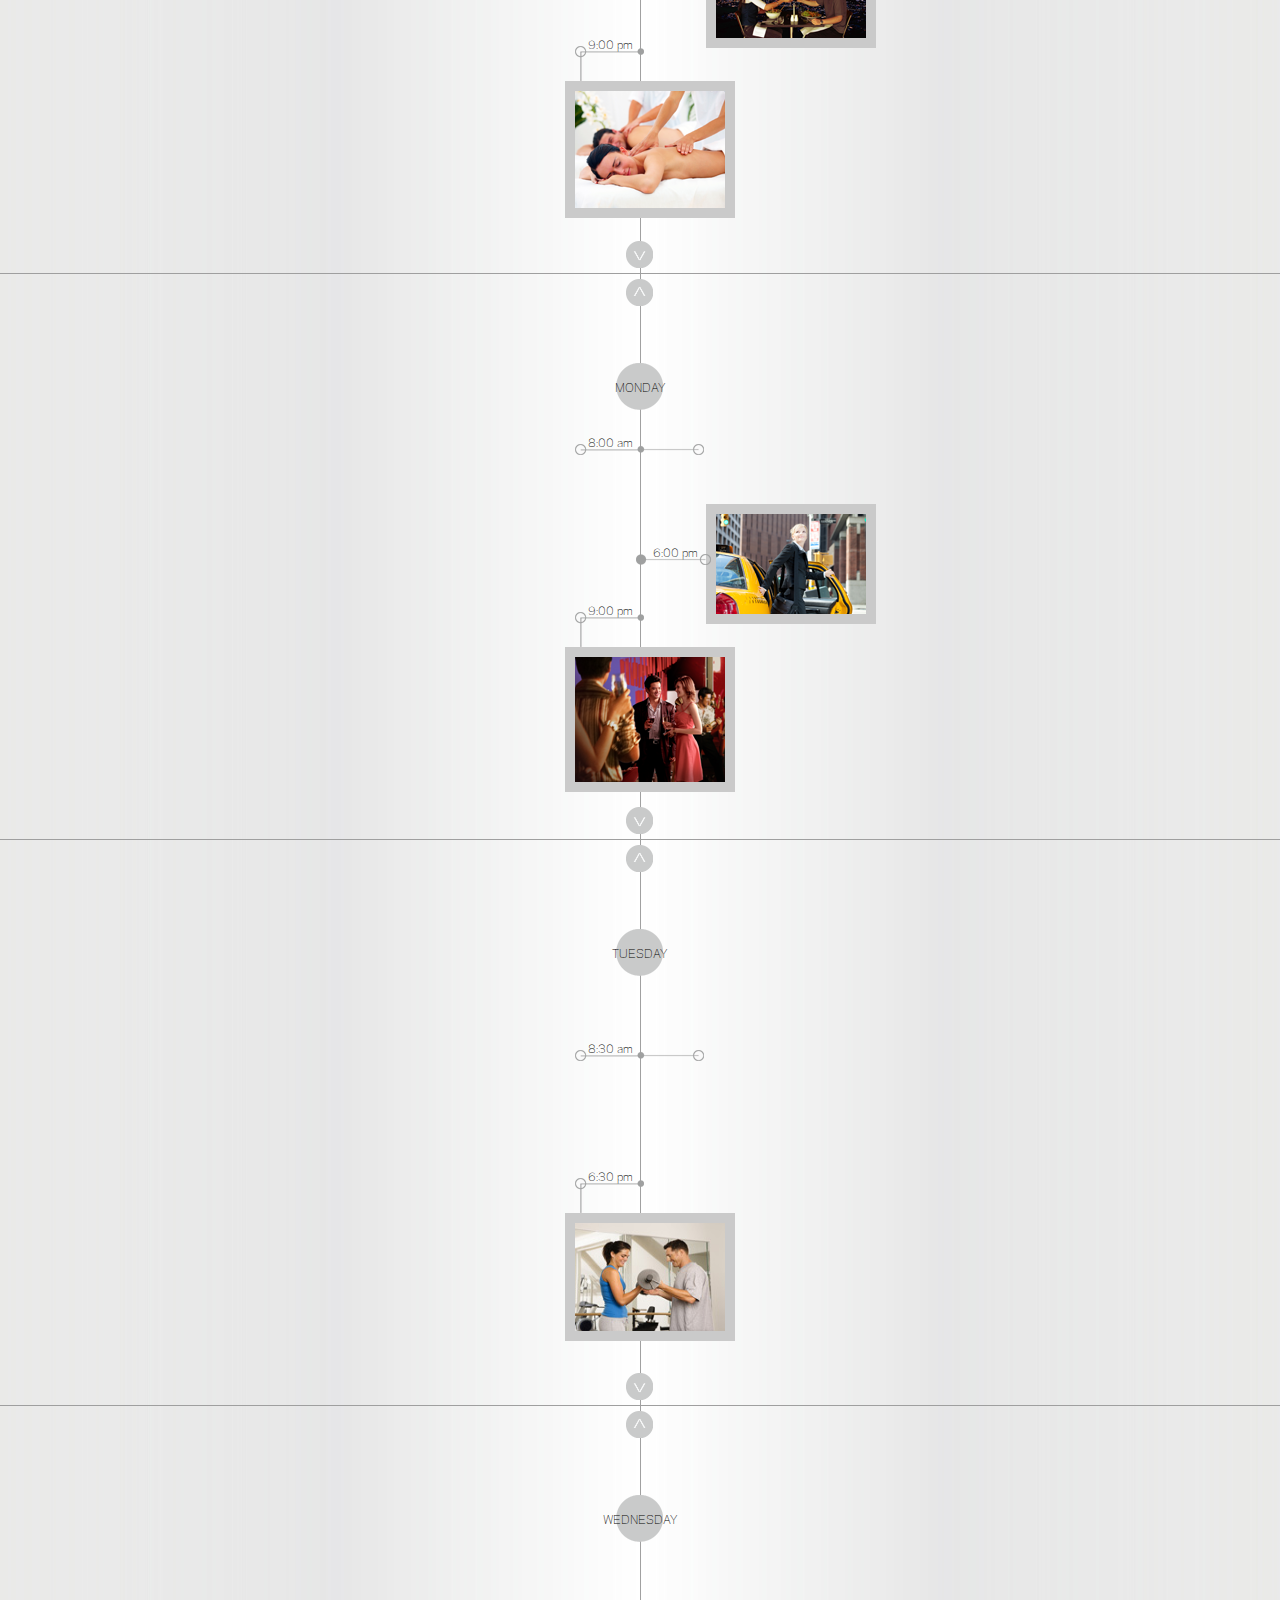
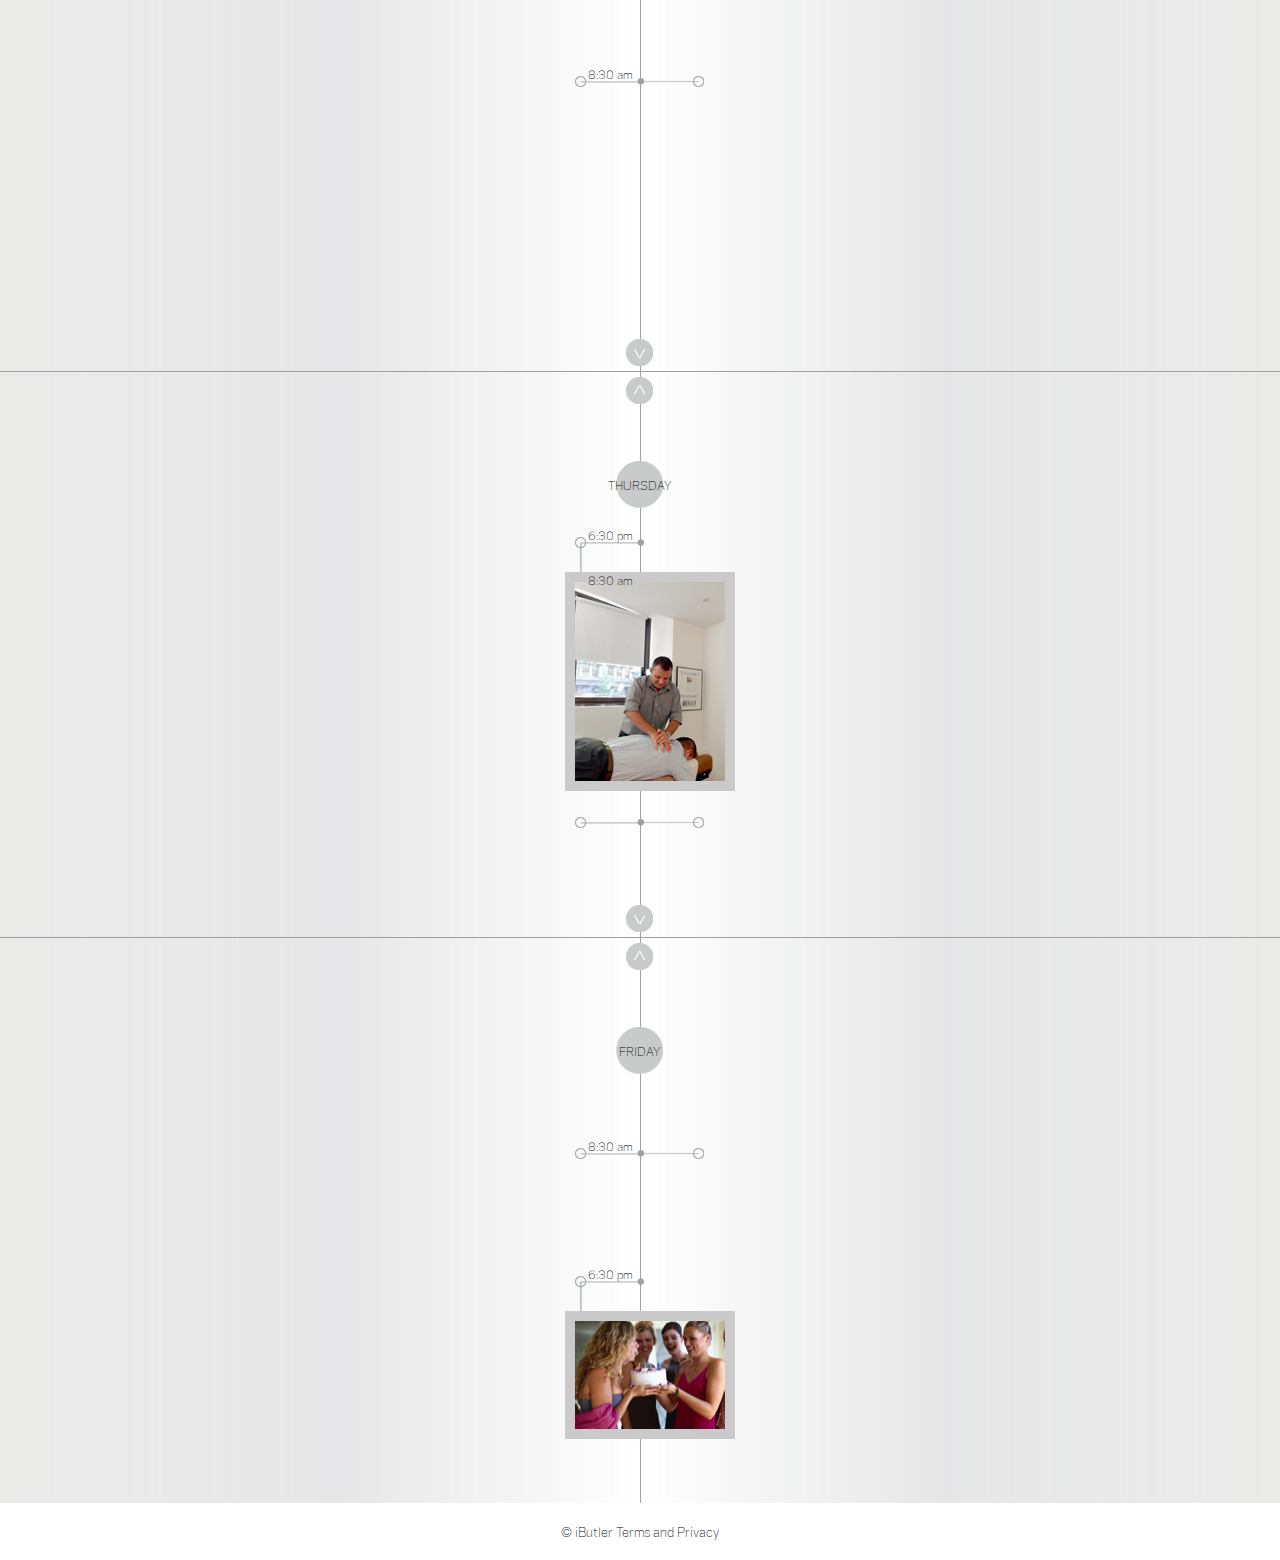
<file: why.html>
<!DOCTYPE html>
<!--[if lt IE 7]>      <html class="no-js lt-ie9 lt-ie8 lt-ie7"> <![endif]-->
<!--[if IE 7]>         <html class="no-js lt-ie9 lt-ie8"> <![endif]-->
<!--[if IE 8]>         <html class="no-js lt-ie9"> <![endif]-->
<!--[if gt IE 8]><!--> <html class="no-js"> <!--<![endif]-->
    <head>
        <meta charset="utf-8">
        <meta http-equiv="X-UA-Compatible" content="IE=edge">
        <title>iButler</title>
        <meta name="description" content="">
        <link rel="stylesheet" href="css/normalize.css">
        <link rel="stylesheet" href="css/main.css">
        <script src="js/vendor/modernizr-2.6.2.min.js"></script>
    </head>
    <body>
    	<div class="wrapper why">
    		<header>
    			<h1 class="logo"><a href="index.html" class="ir">iButler</a></h1>
	    		<nav class="clearfix">
	    			<div class="inner">
	    				<a href="what.html" class="spinner"><div class="spin-outter"></div><div class="spin-inner"></div>WHAT</a>
	    				<a href="why.html" class="spinner current"><div class="spin-outter"></div><div class="spin-inner"></div>WHY</a>
	    				<a href="how/index.html" class="spinner"><div class="spin-outter"></div><div class="spin-inner"></div>HOW</a>
	    				<a href="where.html" class="spinner"><div class="spin-outter"></div><div class="spin-inner"></div>WHERE</a>
	    				<a href="who.html" class="spinner"><div class="spin-outter"></div><div class="spin-inner"></div>WHO</a>		
	    			</div>   			
	    		</nav>
	    	</header>
	    	<section id="day1" class="benefit day">
	    		<div class="contain">
	    			<div class="spinner active weekday"><div class="spin-outter"></div><div class="spin-inner"></div>FRIDAY</div>
	    			<span class="time" style="top:200px;">6:30 am</span>
	    			<img src="img/why/line1.png" alt="" class="line1" width="129" height="11" style="top:210px;"/>
	    			<span class="time" style="top:328px;">6:30 pm</span>
	    			<img src="img/why/line2.png" alt="" class="line2" width="69" height="35" style="top:338px;"/>
	    			<a href="#" class="photo" style="top:373px;"><img src="img/why/photo1_thumb.jpg" alt="" width="150" height="108"/></a>
	    			<div class="reminder">
	    				<img src="img/why/reminder1.jpg" alt="" width="222" height="317"/>
	    				<div class="line"></div>
	    			</div>
	    		</div>
	    		<a href="#day1" class="down"><img src="img/down.png" width="27" height="27" alt="down"/></a>
	    	</section>
	    	<section id="day2" class="benefit day">
	    		<div class="contain">
	    			<div class="spinner weekday"><div class="spin-outter"></div><div class="spin-inner"></div>SATURDAY</div>
	    			<span class="time" style="top:235px;">10:00 am</span>
	    			<img src="img/why/line2.png" alt="" class="line2" width="69" height="35" style="top:245px;"/>
	    			<a href="#" class="photo" style="top:280px;"><img src="img/why/photo2_thumb.jpg" alt="" width="150" height="97"/></a>
	    		</div>
	    		<a href="#day2" class="up"><img src="img/up.png" width="27" height="27" alt="down"/></a>
	    		<a href="#day2" class="down"><img src="img/down.png" width="27" height="27" alt="down"/></a>
	    	</section>
	    	<section id="day3" class="benefit day">
	    		<div class="contain">
	    			<div class="spinner weekday"><div class="spin-outter"></div><div class="spin-inner"></div>SUNDAY</div>
	    			<span class="time" style="top:160px;">5:30 am</span>
	    			<img src="img/why/line3.png" alt="" class="line3" width="75" height="11" style="top:170px;"/>
	    			<span class="time" style="top:270px;margin-left:0px;">7:00 pm</span>
	    			<img src="img/why/line4.png" alt="" class="line4" width="75" height="11" style="top:280px;"/>
	    			<a href="#" class="photo" style="top:230px;margin-left:66px;"><img src="img/why/photo3_thumb.jpg" alt="" width="150" height="90"/></a>
	    			<span class="time" style="top:328px;">9:00 pm</span>
	    			<img src="img/why/line2.png" alt="" class="line2" width="69" height="35" style="top:338px;"/>
	    			<a href="#" class="photo" style="top:373px;"><img src="img/why/photo4_thumb.jpg" alt="" width="150" height="117"/></a>
	    			<div class="reminder" style="top:35px;">
	    				<img src="img/why/reminder1.jpg" alt="" width="222" height="317"/>
	    				<div class="line"></div>
	    			</div>
	    		</div>
	    		<a href="#day3" class="up"><img src="img/up.png" width="27" height="27" alt="down"/></a>
	    		<a href="#day3" class="down"><img src="img/down.png" width="27" height="27" alt="down"/></a>
	    	</section>
	    	<section id="day4" class="benefit day">
	    		<div class="contain">
	    			<div class="spinner weekday"><div class="spin-outter"></div><div class="spin-inner"></div>MONDAY</div>
	    			<span class="time" style="top:160px;">8:00 am</span>
	    			<img src="img/why/line1.png" alt="" class="line1" width="129" height="11" style="top:170px;"/>
	    			<span class="time" style="top:270px;margin-left:0px;">6:00 pm</span>
	    			<img src="img/why/line4.png" alt="" class="line4" width="75" height="11" style="top:280px;"/>
	    			<a href="#" class="photo" style="top:230px;margin-left:66px;"><img src="img/why/photo5_thumb.jpg" alt="" width="150" height="100"/></a>
	    			<span class="time" style="top:328px;">9:00 pm</span>
	    			<img src="img/why/line2.png" alt="" class="line2" width="69" height="35" style="top:338px;"/>
	    			<a href="#" class="photo" style="top:373px;"><img src="img/why/photo6_thumb.jpg" alt="" width="150" height="125"/></a>
	    			<div class="reminder" style="top:35px;">
	    				<img src="img/why/reminder3.jpg" alt="" width="222" height="317"/>
	    				<div class="line"></div>
	    			</div>
	    		</div>
	    		<a href="#day4" class="up"><img src="img/up.png" width="27" height="27" alt="down"/></a>
	    		<a href="#day4" class="down"><img src="img/down.png" width="27" height="27" alt="down"/></a>
	    	</section>
	    	<section id="day5" class="benefit day">
	    		<div class="contain">
	    			<div class="spinner weekday"><div class="spin-outter"></div><div class="spin-inner"></div>TUESDAY</div>
	    			<span class="time" style="top:200px;">8:30 am</span>
	    			<img src="img/why/line1.png" alt="" class="line1" width="129" height="11" style="top:210px;"/>
	    			<span class="time" style="top:328px;">6:30 pm</span>
	    			<img src="img/why/line2.png" alt="" class="line2" width="69" height="35" style="top:338px;"/>
	    			<a href="#" class="photo" style="top:373px;"><img src="img/why/photo7_thumb.jpg" alt="" width="150" height="108"/></a>
	    			<div class="reminder">
	    				<img src="img/why/reminder4.jpg" alt="" width="222" height="317"/>
	    				<div class="line"></div>
	    			</div>
	    		</div>
	    		<a href="#day5" class="up"><img src="img/up.png" width="27" height="27" alt="down"/></a>
	    		<a href="#day5" class="down"><img src="img/down.png" width="27" height="27" alt="down"/></a>
	    	</section>
	    	<section id="day6" class="benefit day">
	    		<div class="contain">
	    			<div class="spinner weekday"><div class="spin-outter"></div><div class="spin-inner"></div>WEDNESDAY</div>
	    			<span class="time" style="top:260px;">8:30 am</span>
	    			<img src="img/why/line1.png" alt="" class="line1" width="129" height="11" style="top:270px;"/>
	    			<div class="reminder" style="top:135px;">
	    				<img src="img/why/reminder5.jpg" alt="" width="222" height="317"/>
	    				<div class="line"></div>
	    			</div>
	    		</div>
	    		<a href="#day6" class="up"><img src="img/up.png" width="27" height="27" alt="down"/></a>
	    		<a href="#day6" class="down"><img src="img/down.png" width="27" height="27" alt="down"/></a>
	    	</section>
	    	<section id="day7" class="benefit day">
	    		<div class="contain">
	    			<div class="spinner weekday"><div class="spin-outter"></div><div class="spin-inner"></div>THURSDAY</div>
	    			<span class="time" style="top:155px;">6:30 pm</span>
	    			<img src="img/why/line2.png" alt="" class="line2" width="69" height="35" style="top:165px;"/>
	    			<a href="#" class="photo" style="top:200px;"><img src="img/why/photo8_thumb.jpg" alt="" width="150" height="199"/></a>
	    			<span class="time" style="top:200px;">8:30 am</span>
	    			<img src="img/why/line1.png" alt="" class="line1" width="129" height="11" style="top:445px;"/>
	    			<div class="reminder" style="top:230px;">
	    				<img src="img/why/reminder6.jpg" alt="" width="222" height="317"/>
	    				<div class="line" style="top:220px;"></div>
	    			</div>
	    		</div>
	    		<a href="#day7" class="up"><img src="img/up.png" width="27" height="27" alt="down"/></a>
	    		<a href="#day7" class="down"><img src="img/down.png" width="27" height="27" alt="down"/></a>
	    	</section>
	    	<section id="day8" class="benefit day">
	    		<div class="contain">
	    			<div class="spinner weekday"><div class="spin-outter"></div><div class="spin-inner"></div>FRIDAY</div>
	    			<span class="time" style="top:200px;">8:30 am</span>
	    			<img src="img/why/line1.png" alt="" class="line1" width="129" height="11" style="top:210px;"/>
	    			<span class="time" style="top:328px;">6:30 pm</span>
	    			<img src="img/why/line2.png" alt="" class="line2" width="69" height="35" style="top:338px;"/>
	    			<a href="#" class="photo" style="top:373px;"><img src="img/why/photo9_thumb.jpg" alt="" width="150" height="108"/></a>
	    			<div class="reminder">
	    				<img src="img/why/reminder7.jpg" alt="" width="222" height="317"/>
	    				<div class="line"></div>
	    			</div>
	    		</div>
	    		<a href="#day8" class="up"><img src="img/up.png" width="27" height="27" alt="down"/></a>
	    	</section>
	        <footer>
	        	&copy; iButler Terms and Privacy
	        </footer>
    	</div>
        <script src="//ajax.googleapis.com/ajax/libs/jquery/1.10.1/jquery.min.js"></script>
        <script>window.jQuery || document.write('<script src="js/vendor/jquery-1.10.1.min.js"><\/script>')</script>
        <script src="js/plugins.js"></script>
        <script src="js/jquery.scrollTo.min.js"></script>
        <script src="js/jquery-ui-1.9.2.min.js"></script>
        <script src="js/main.js"></script>
        <script>
        	$(function(){
        		var headerHeight = $('header').outerHeight(true);
        		var currentSectionId = 'day1';
        		$('#day1 .reminder').show("blind", { direction: "right" }, 1000);
        		
        		$(window).scroll(function(){
        			var fromTop = $(this).scrollTop();
        			var sections = $('section.benefit').map(function(){
        				if(($(this).offset().top - headerHeight - 200) < fromTop){
        					return this;
        				}
        			});
        			
        			if(sections.length > 0){
        				var currentSection = $(sections[sections.length - 1]);
	        			var id = currentSection.attr('id');
	        			if(id == currentSectionId){
	        				return;
	        			}else{
	        				$('#' + currentSectionId + ' .spinner').removeClass('active');
	        				$('#' + currentSectionId + ' .reminder').hide("blind", { direction: "right" }, 1000);
	        			}
	        			currentSectionId = id;
	        			$('#' + id + ' .spinner').addClass('active');
	        			$('#' + id + ' .reminder').show("blind", { direction: "right" }, 1000);
        			}
        		});
        	})
        </script>
        <!-- Google Analytics: change UA-XXXXX-X to be your site's ID. -->
        <script>
            (function(b,o,i,l,e,r){b.GoogleAnalyticsObject=l;b[l]||(b[l]=
            function(){(b[l].q=b[l].q||[]).push(arguments)});b[l].l=+new Date;
            e=o.createElement(i);r=o.getElementsByTagName(i)[0];
            e.src='//www.google-analytics.com/analytics.js';
            r.parentNode.insertBefore(e,r)}(window,document,'script','ga'));
            ga('create','UA-XXXXX-X');ga('send','pageview');
        </script>
    </body>
</html>
</file>
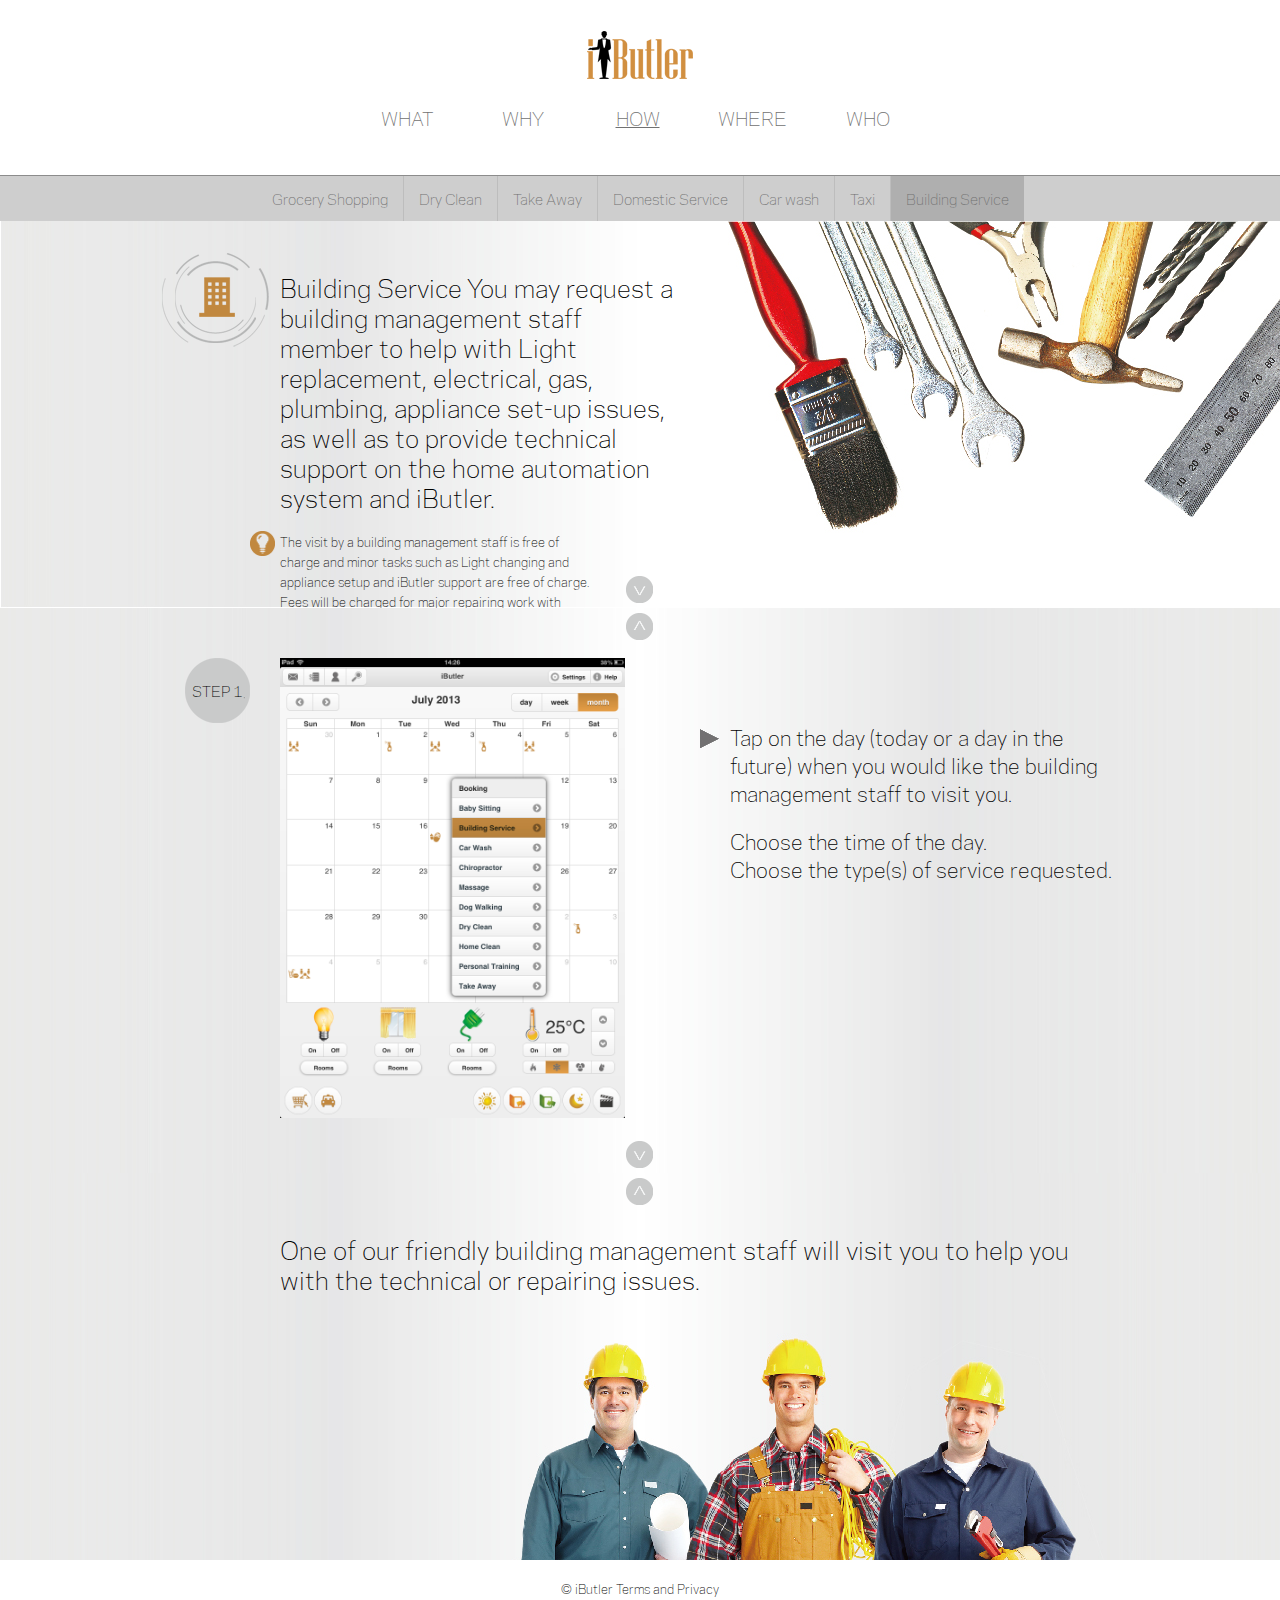
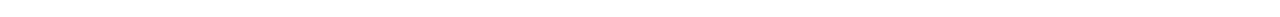
<file: how/building-service.html>
<!DOCTYPE html>
<!--[if lt IE 7]>      <html class="no-js lt-ie9 lt-ie8 lt-ie7"> <![endif]-->
<!--[if IE 7]>         <html class="no-js lt-ie9 lt-ie8"> <![endif]-->
<!--[if IE 8]>         <html class="no-js lt-ie9"> <![endif]-->
<!--[if gt IE 8]><!--> <html class="no-js"> <!--<![endif]-->
    <head>
        <meta charset="utf-8">
        <meta http-equiv="X-UA-Compatible" content="IE=edge">
        <title>iButler</title>
        <meta name="description" content="">
        <link rel="stylesheet" href="../css/normalize.css">
        <link rel="stylesheet" href="../css/main.css">
        <script src="../js/vendor/modernizr-2.6.2.min.js"></script>
    </head>
    <body>
    	<div class="wrapper how">
    		<header>
    			<h1 class="logo"><a href="../index.html" class="ir">iButler</a></h1>
	    		<nav class="clearfix">
	    			<div class="inner">
	    				<a href="../what.html" class="spinner"><div class="spin-outter"></div><div class="spin-inner"></div>WHAT</a>
	    				<a href="../why.html" class="spinner"><div class="spin-outter"></div><div class="spin-inner"></div>WHY</a>
	    				<a href="index.html" class="spinner current"><div class="spin-outter"></div><div class="spin-inner"></div>HOW</a>
	    				<a href="../where.html" class="spinner"><div class="spin-outter"></div><div class="spin-inner"></div>WHERE</a>
	    				<a href="../who.html" class="spinner"><div class="spin-outter"></div><div class="spin-inner"></div>WHO</a>		
	    			</div>      			
	    		</nav>
	    	</header>
			<div class="subnav">
				<ul class="clearfix">
					<li><a href="index.html">Grocery Shopping</a></li><li><a href="dryclean.html">Dry Clean</a></li><li><a href="takeaway.html">Take Away</a></li><li><a href="domestic.html">Domestic Service</a></li><li><a href="carwash.html">Car wash</a></li><li><a href="taxi.html">Taxi</a></li><li class="active"><a href="building-service.html">Building Service</a></li>
				</ul>
			</div>
			<div id="step-container">
				<div id="step">STEP 1</div>
			</div>
			<section id="building-service" class="benefit">
				<section class="contain">
					<div class="spinner active"><div class="spin-outter"></div><div class="spin-inner"></div><img src="../img/how/building-service/icon.png" width="57" height="57" alt="Grocery"/></div>
					<div class="intro">
						<h2>Building Service
						You may request a building management staff member to help with Light replacement, electrical, gas, plumbing, appliance set-up issues, as well as to provide technical support on the home automation system and iButler.</h2>
						<p><img src="../img/how/hint.png" width="25" height="25" alt="hint"/>The visit by a building management staff is free of charge and minor tasks such as Light changing and appliance setup and iButler support are free of charge. Fees will be charged for major repairing work with resident’s consent.</p>
					</div>
				</section>
				<a href="#building-service" class="down"><img src="../img/down.png" width="27" height="27" alt="down"/></a>
			</section>
			<section id="building-service-step1" data-step="1" class="benefit step1">
				<div class="contain">
					<div id="slider">
						<img src="../img/how/building-service/step1_1.jpg" width="345" height="460" alt=""/>
						<img src="../img/how/building-service/step1_2.png" width="345" height="460" alt=""/>
					</div>
					<ul id="slider-description">
						<li class="current">Tap on the day (today or a day 
						in the future) when you would 
						like the building management 
						staff to visit you.</li>
						<li>Choose the time of the day.<br/>
						Choose the type(s) of service requested.</li>
					</ul>
				</div>
				<a href="#building-service-step1" class="up"><img src="../img/up.png" width="27" height="27" alt="up"/></a>
	    		<a href="#building-service-step1" class="down"><img src="../img/down.png" width="27" height="27" alt="down"/></a>
			</section>
			<section id="building-service-step2" data-step="2" class="benefit step2">
				<section class="contain">
					<h2>One of our friendly building management staff will visit you to help you with the technical or repairing issues.</h2>
				</section>
				<a href="#building-service-step2" class="up"><img src="../img/up.png" width="27" height="27" alt="up"/></a>
			</section>
	        <footer>
	        	&copy; iButler Terms and Privacy
	        </footer>
    	</div>
        <script src="//ajax.googleapis.com/ajax/libs/jquery/1.10.1/jquery.min.js"></script>
        <script>window.jQuery || document.write('<script src="../js/vendor/jquery-1.10.1.min.js"><\/script>')</script>
        <script src="../js/plugins.js"></script>
        <script src="../js/jquery.scrollTo.min.js"></script>
        <script src="../js/jquery.cycle.all.js"></script>
        <script src="../js/main.js"></script>
        <script>
        	$(function(){
        		How.init();
        	})
        </script>
        <!-- Google Analytics: change UA-XXXXX-X to be your site's ID. -->
        <script>
            (function(b,o,i,l,e,r){b.GoogleAnalyticsObject=l;b[l]||(b[l]=
            function(){(b[l].q=b[l].q||[]).push(arguments)});b[l].l=+new Date;
            e=o.createElement(i);r=o.getElementsByTagName(i)[0];
            e.src='//www.google-analytics.com/analytics.js';
            r.parentNode.insertBefore(e,r)}(window,document,'script','ga'));
            ga('create','UA-XXXXX-X');ga('send','pageview');
        </script>
    </body>
</html>
</file>
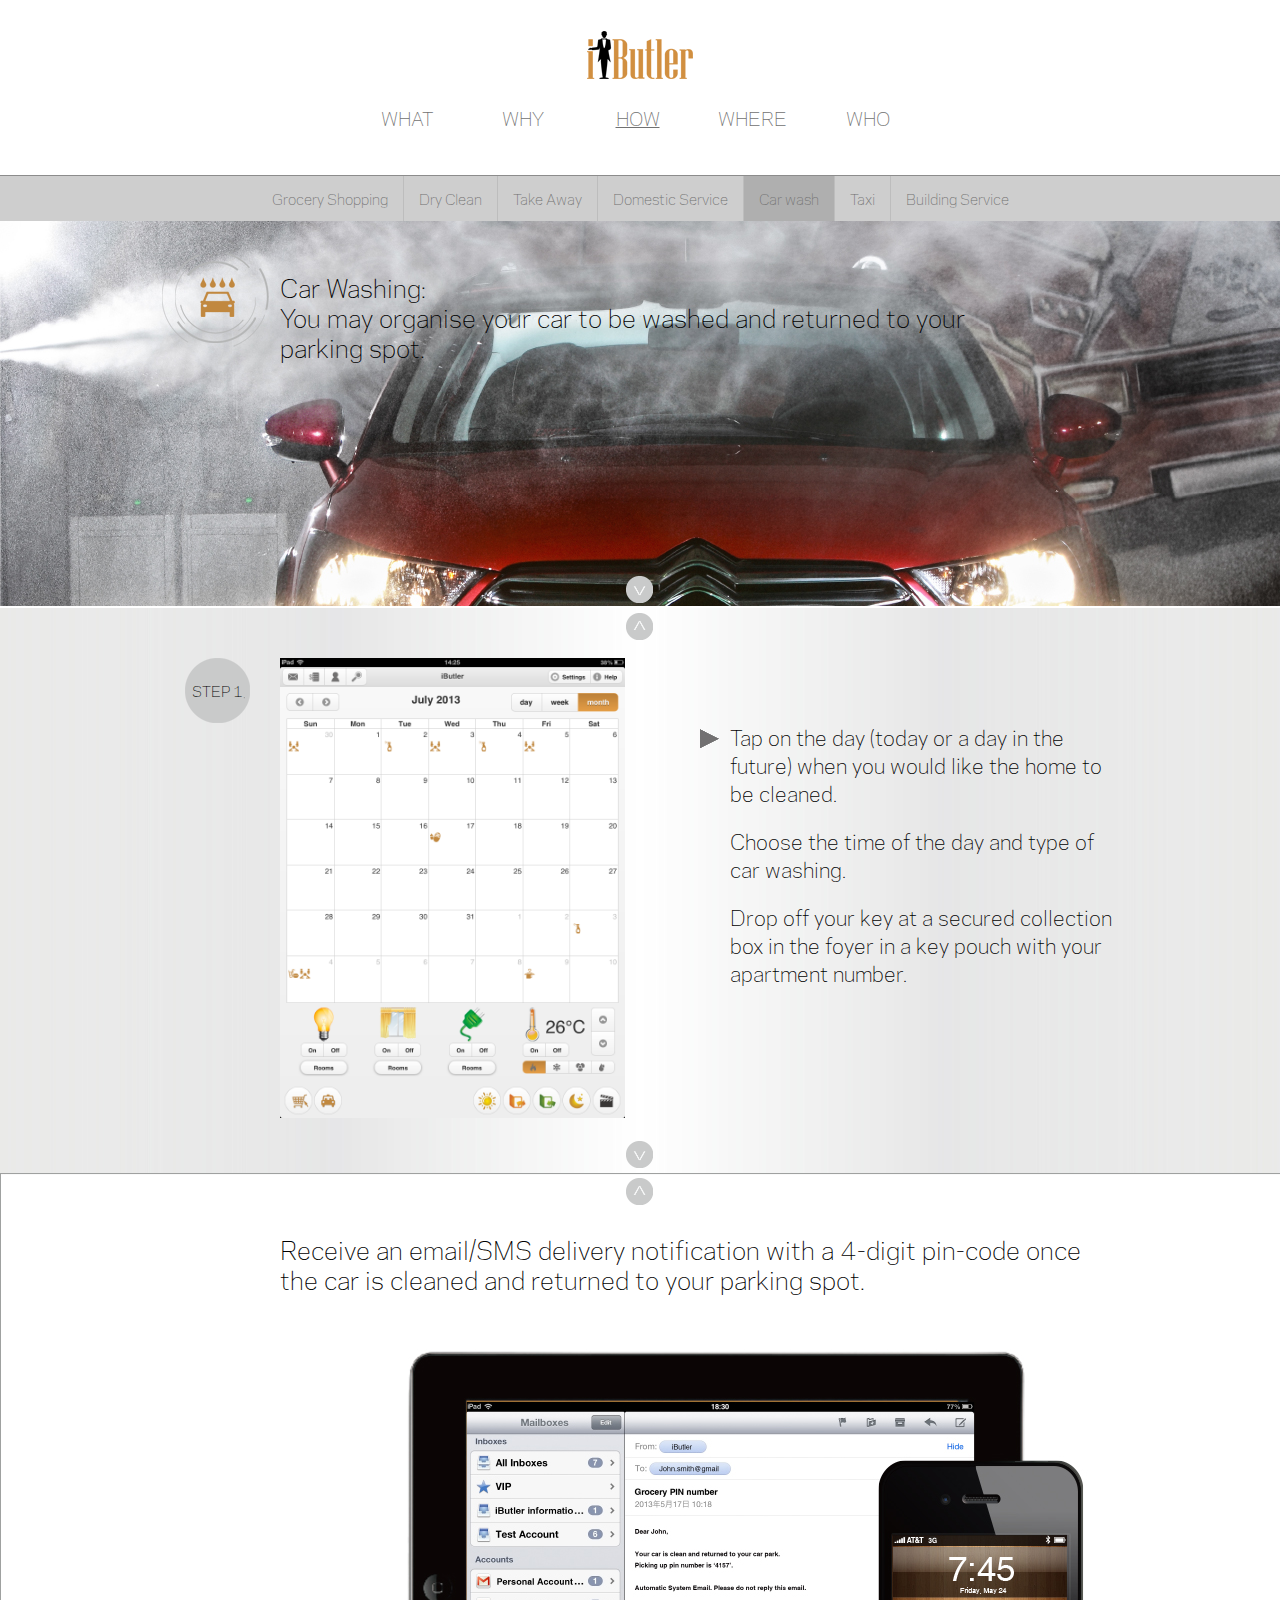
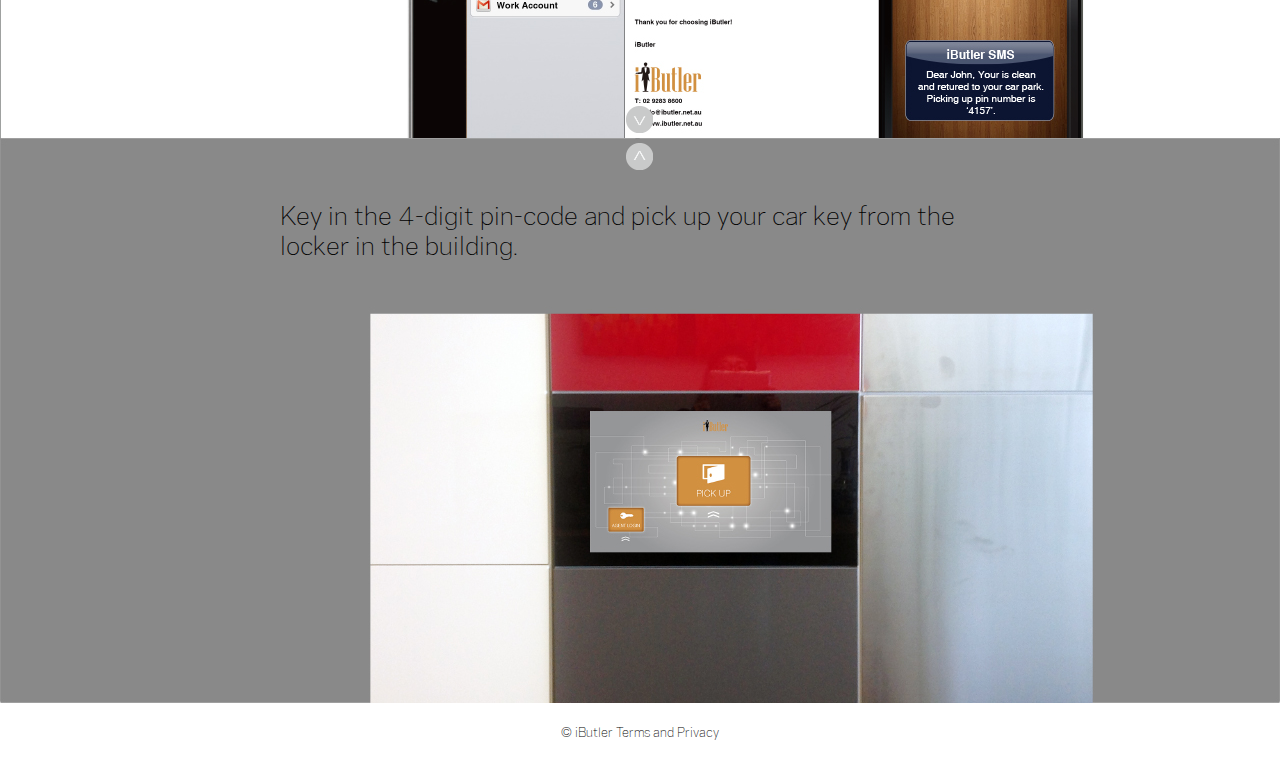
<file: how/carwash.html>
<!DOCTYPE html>
<!--[if lt IE 7]>      <html class="no-js lt-ie9 lt-ie8 lt-ie7"> <![endif]-->
<!--[if IE 7]>         <html class="no-js lt-ie9 lt-ie8"> <![endif]-->
<!--[if IE 8]>         <html class="no-js lt-ie9"> <![endif]-->
<!--[if gt IE 8]><!--> <html class="no-js"> <!--<![endif]-->
    <head>
        <meta charset="utf-8">
        <meta http-equiv="X-UA-Compatible" content="IE=edge">
        <title>iButler</title>
        <meta name="description" content="">
        <link rel="stylesheet" href="../css/normalize.css">
        <link rel="stylesheet" href="../css/main.css">
        <script src="../js/vendor/modernizr-2.6.2.min.js"></script>
    </head>
    <body>
    	<div class="wrapper how">
    		<header>
    			<h1 class="logo"><a href="../index.html" class="ir">iButler</a></h1>
	    		<nav class="clearfix">
	    			<div class="inner">
	    				<a href="../what.html" class="spinner"><div class="spin-outter"></div><div class="spin-inner"></div>WHAT</a>
	    				<a href="../why.html" class="spinner"><div class="spin-outter"></div><div class="spin-inner"></div>WHY</a>
	    				<a href="index.html" class="spinner current"><div class="spin-outter"></div><div class="spin-inner"></div>HOW</a>
	    				<a href="../where.html" class="spinner"><div class="spin-outter"></div><div class="spin-inner"></div>WHERE</a>
	    				<a href="../who.html" class="spinner"><div class="spin-outter"></div><div class="spin-inner"></div>WHO</a>		
	    			</div>      			
	    		</nav>
	    	</header>
			<div class="subnav">
				<ul class="clearfix">
					<li><a href="index.html">Grocery Shopping</a></li><li><a href="dryclean.html">Dry Clean</a></li><li><a href="takeaway.html">Take Away</a></li><li><a href="domestic.html">Domestic Service</a></li><li class="active"><a href="carwash.html">Car wash</a></li><li><a href="taxi.html">Taxi</a></li><li><a href="building-service.html">Building Service</a></li>
				</ul>
			</div>
			<div id="step-container">
				<div id="step">STEP 1</div>
			</div>
			<section id="carwash" class="benefit">
				<section class="contain">
					<div class="spinner active"><div class="spin-outter"></div><div class="spin-inner"></div><img src="../img/how/carwash/icon.png" width="57" height="57" alt="Grocery"/></div>
					<div class="intro">
						<h2>Car Washing:<br/>
						You may organise your car to be washed and returned to your parking spot.</h2>
					</div>
				</section>
				<a href="#carwash" class="down"><img src="../img/down.png" width="27" height="27" alt="down"/></a>
			</section>
			<section id="carwash-step1" data-step="1" class="benefit step1">
				<div class="contain">
					<div id="slider">
						<img src="../img/how/carwash/step1_1.png" width="345" height="460" alt=""/>
						<img src="../img/how/carwash/step1_2.jpg" width="345" height="460" alt=""/>
						<img src="../img/how/carwash/step1_3.png" width="345" height="460" alt=""/>
					</div>
					<ul id="slider-description">
						<li class="current">Tap on the day (today or a day 
						in the future) when you would 
						like the home to be cleaned.</li>
						<li>Choose the time of the day 
						and type of car washing.</li>
						<li>Drop off your key at a secured 
						collection box in the foyer in 
						a key pouch with your 
						apartment number.</li>
					</ul>
				</div>
				<a href="#carwash-step1" class="up"><img src="../img/up.png" width="27" height="27" alt="up"/></a>
	    		<a href="#carwash-step1" class="down"><img src="../img/down.png" width="27" height="27" alt="down"/></a>
			</section>
			<section id="carwash-step2" data-step="2" class="benefit step2">
				<section class="contain">
					<h2>Receive an email/SMS delivery notification with a 4-digit pin-code once<br/>
						the car is cleaned and returned to your parking spot.</h2>
				</section>
				<a href="#carwash-step2" class="up"><img src="../img/up.png" width="27" height="27" alt="up"/></a>
	    		<a href="#carwash-step2" class="down"><img src="../img/down.png" width="27" height="27" alt="down"/></a>
			</section>
			<section id="carwash-step3" data-step="3" class="benefit step3">
				<section class="contain">
					<h2>Key in the 4-digit pin-code and pick up your car key from the <br/>
						locker in the building.</h2>
				</section>
				<a href="#carwash-step3" class="up"><img src="../img/up.png" width="27" height="27" alt="up"/></a>
			</section>
	        <footer>
	        	&copy; iButler Terms and Privacy
	        </footer>
    	</div>
        <script src="//ajax.googleapis.com/ajax/libs/jquery/1.10.1/jquery.min.js"></script>
        <script>window.jQuery || document.write('<script src="../js/vendor/jquery-1.10.1.min.js"><\/script>')</script>
        <script src="../js/plugins.js"></script>
        <script src="../js/jquery.scrollTo.min.js"></script>
        <script src="../js/jquery.cycle.all.js"></script>
        <script src="../js/main.js"></script>
        <script>
        	$(function(){
        		How.init();
        	})
        </script>
        <!-- Google Analytics: change UA-XXXXX-X to be your site's ID. -->
        <script>
            (function(b,o,i,l,e,r){b.GoogleAnalyticsObject=l;b[l]||(b[l]=
            function(){(b[l].q=b[l].q||[]).push(arguments)});b[l].l=+new Date;
            e=o.createElement(i);r=o.getElementsByTagName(i)[0];
            e.src='//www.google-analytics.com/analytics.js';
            r.parentNode.insertBefore(e,r)}(window,document,'script','ga'));
            ga('create','UA-XXXXX-X');ga('send','pageview');
        </script>
    </body>
</html>
</file>
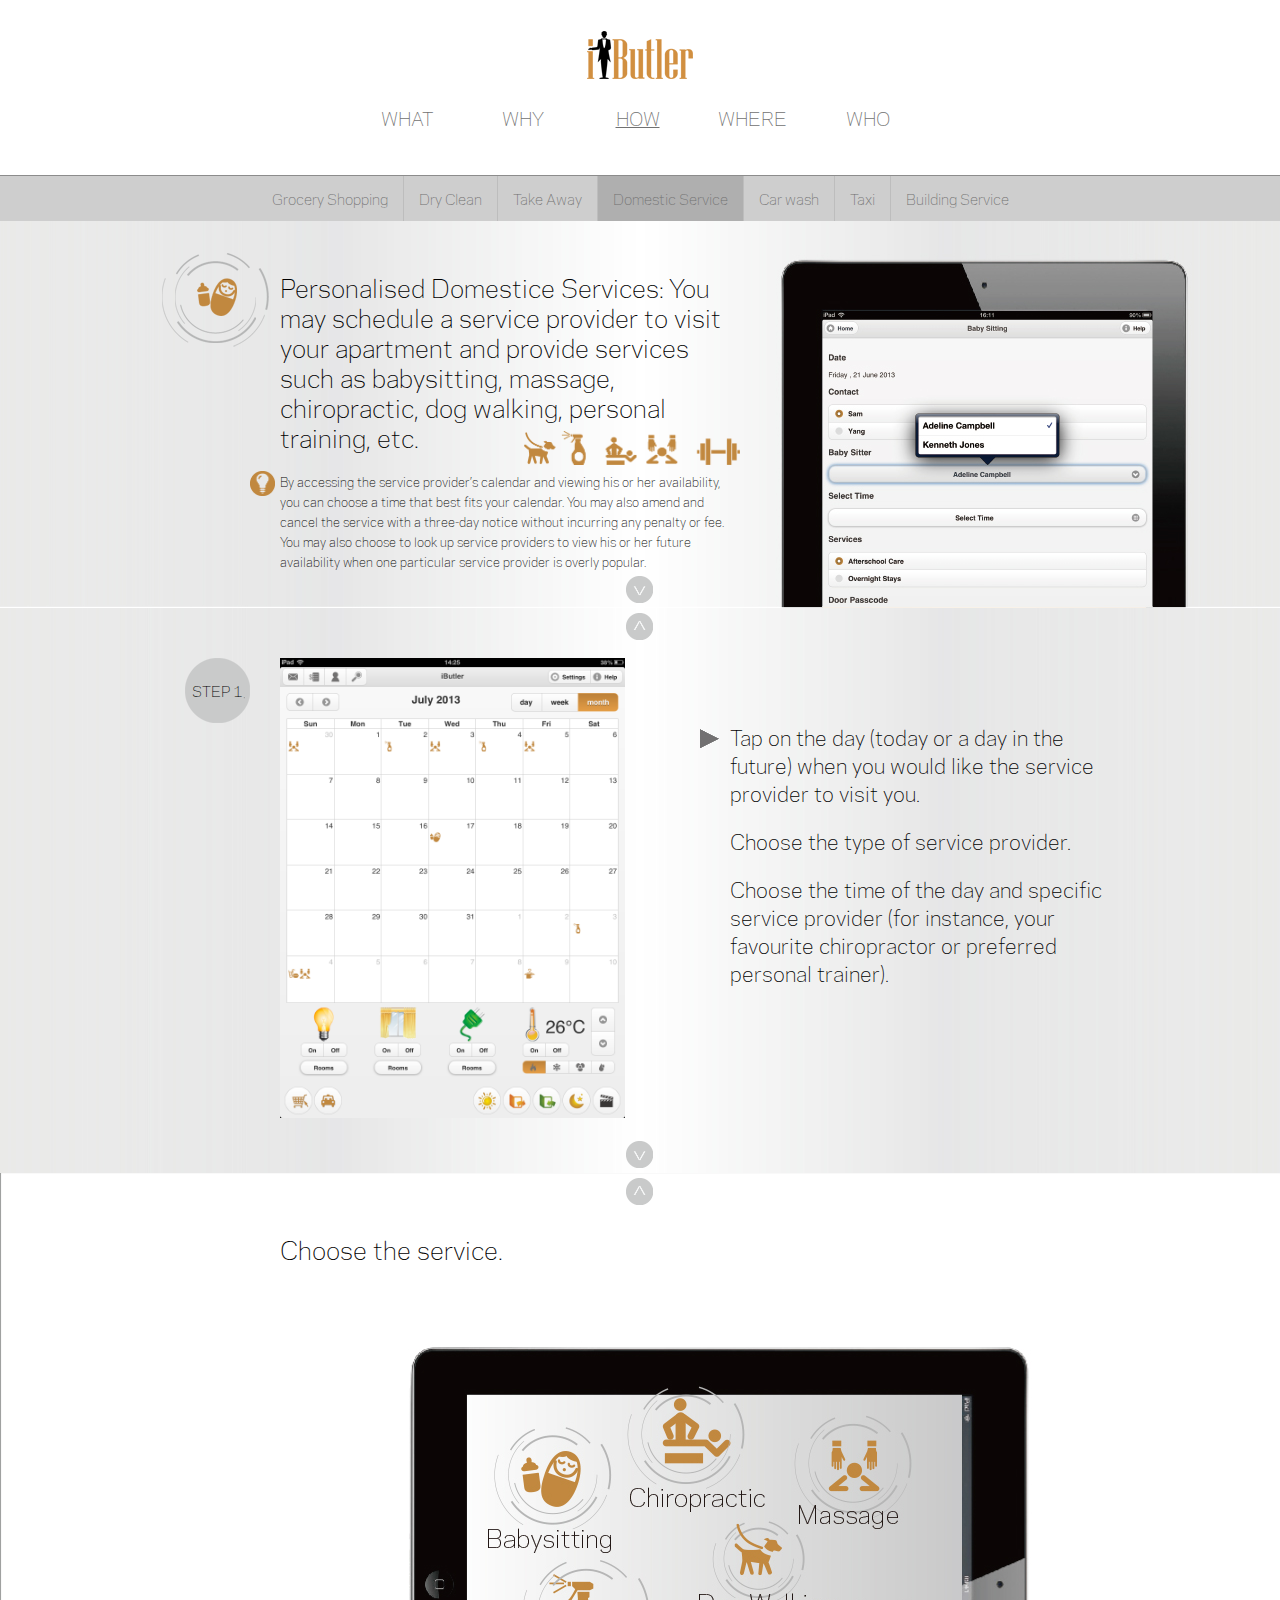
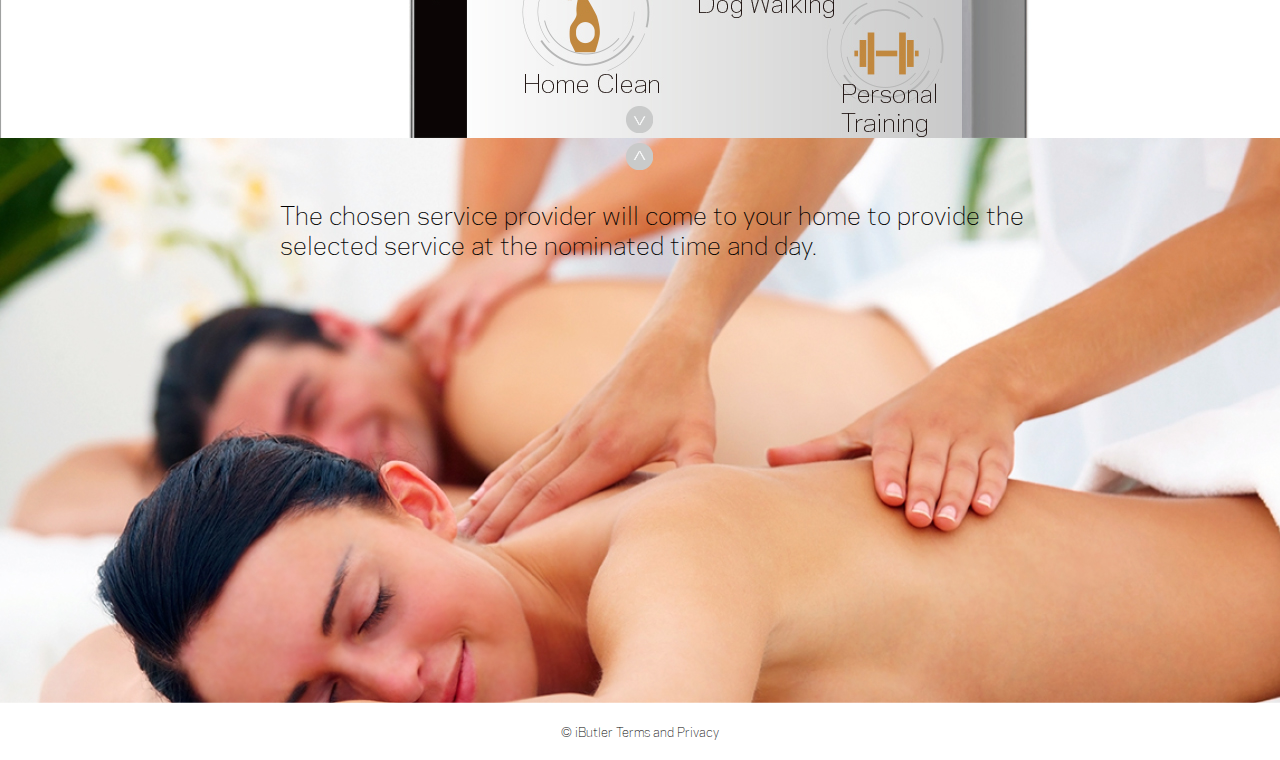
<file: how/domestic.html>
<!DOCTYPE html>
<!--[if lt IE 7]>      <html class="no-js lt-ie9 lt-ie8 lt-ie7"> <![endif]-->
<!--[if IE 7]>         <html class="no-js lt-ie9 lt-ie8"> <![endif]-->
<!--[if IE 8]>         <html class="no-js lt-ie9"> <![endif]-->
<!--[if gt IE 8]><!--> <html class="no-js"> <!--<![endif]-->
    <head>
        <meta charset="utf-8">
        <meta http-equiv="X-UA-Compatible" content="IE=edge">
        <title>iButler</title>
        <meta name="description" content="">
        <link rel="stylesheet" href="../css/normalize.css">
        <link rel="stylesheet" href="../css/main.css">
        <script src="../js/vendor/modernizr-2.6.2.min.js"></script>
    </head>
    <body>
    	<div class="wrapper how">
    		<header>
    			<h1 class="logo"><a href="../index.html" class="ir">iButler</a></h1>
	    		<nav class="clearfix">
	    			<div class="inner">
	    				<a href="../what.html" class="spinner"><div class="spin-outter"></div><div class="spin-inner"></div>WHAT</a>
	    				<a href="../why.html" class="spinner"><div class="spin-outter"></div><div class="spin-inner"></div>WHY</a>
	    				<a href="index.html" class="spinner current"><div class="spin-outter"></div><div class="spin-inner"></div>HOW</a>
	    				<a href="../where.html" class="spinner"><div class="spin-outter"></div><div class="spin-inner"></div>WHERE</a>
	    				<a href="../who.html" class="spinner"><div class="spin-outter"></div><div class="spin-inner"></div>WHO</a>		
	    			</div>      			
	    		</nav>
	    	</header>
			<div class="subnav">
				<ul class="clearfix">
					<li><a href="index.html">Grocery Shopping</a></li><li><a href="dryclean.html">Dry Clean</a></li><li><a href="takeaway.html">Take Away</a></li><li class="active"><a href="domestic.html">Domestic Service</a></li><li><a href="carwash.html">Car wash</a></li><li><a href="taxi.html">Taxi</a></li><li><a href="building-service.html">Building Service</a></li>
				</ul>
			</div>
			<div id="step-container">
				<div id="step">STEP 1</div>
			</div>
			<section id="domestic" class="benefit">
				<section class="contain">
					<div class="spinner active"><div class="spin-outter"></div><div class="spin-inner"></div><img src="../img/how/domestic/icon.png" width="57" height="57" alt="Grocery"/></div>
					<div class="intro">
						<h2>Personalised Domestice Services:
						You may schedule a service provider to visit your apartment and provide services such as babysitting, massage, chiropractic, dog walking, personal training, etc.</h2>
						<img src="../img/how/domestic/icons.png" width="216" height="34" alt="" class="services"/>
						<p><img src="../img/how/hint.png" width="25" height="25" alt="hint"/>By accessing the service provider’s calendar and viewing his or her availability, you can choose a time that best fits your calendar. You may also amend and cancel the service with a three-day notice without incurring any penalty or fee. 
						You may also choose to look up service providers to view his or her future availability when one particular service provider is overly popular. </p>
					</div>
				</section>
				<a href="#domestic" class="down"><img src="../img/down.png" width="27" height="27" alt="down"/></a>
			</section>
			<section id="domestic-step1" data-step="1" class="benefit step1">
				<div class="contain">
					<div id="slider">
						<img src="../img/how/domestic/step1_1.png" width="345" height="460" alt=""/>
						<img src="../img/how/domestic/step1_2.jpg" width="345" height="460" alt=""/>
						<img src="../img/how/domestic/step1_3.png" width="345" height="460" alt=""/>
					</div>
					<ul id="slider-description">
						<li class="current">Tap on the day (today or a day 
						in the future) when you would like 
						the service provider to visit you.</li>
						<li>Choose the type of service provider.</li>
						<li>Choose the time of the day and 
						specific service provider 
						(for instance, your favourite 
						chiropractor or preferred 
						personal trainer).</li>
					</ul>
				</div>
				<a href="#domestic-step1" class="up"><img src="../img/up.png" width="27" height="27" alt="up"/></a>
	    		<a href="#domestic-step1" class="down"><img src="../img/down.png" width="27" height="27" alt="down"/></a>
			</section>
			<section id="domestic-step2" data-step="2" class="benefit step2">
				<section class="contain">
					<h2>Choose the service.</h2>
				</section>
				<a href="#domestic-step2" class="up"><img src="../img/up.png" width="27" height="27" alt="up"/></a>
	    		<a href="#domestic-step2" class="down"><img src="../img/down.png" width="27" height="27" alt="down"/></a>
			</section>
			<section id="domestic-step3" data-step="3" class="benefit step3">
				<section class="contain">
					<h2>The chosen service provider will come to your home to provide the<br/>
					selected service at the nominated time and day.</h2>
				</section>
				<a href="#domestic-step3" class="up"><img src="../img/up.png" width="27" height="27" alt="up"/></a>
			</section>
	        <footer>
	        	&copy; iButler Terms and Privacy
	        </footer>
    	</div>
        <script src="//ajax.googleapis.com/ajax/libs/jquery/1.10.1/jquery.min.js"></script>
        <script>window.jQuery || document.write('<script src="../js/vendor/jquery-1.10.1.min.js"><\/script>')</script>
        <script src="../js/plugins.js"></script>
        <script src="../js/jquery.scrollTo.min.js"></script>
        <script src="../js/jquery.cycle.all.js"></script>
        <script src="../js/main.js"></script>
        <script>
        	$(function(){
        		How.init();
        	})
        </script>
        <!-- Google Analytics: change UA-XXXXX-X to be your site's ID. -->
        <script>
            (function(b,o,i,l,e,r){b.GoogleAnalyticsObject=l;b[l]||(b[l]=
            function(){(b[l].q=b[l].q||[]).push(arguments)});b[l].l=+new Date;
            e=o.createElement(i);r=o.getElementsByTagName(i)[0];
            e.src='//www.google-analytics.com/analytics.js';
            r.parentNode.insertBefore(e,r)}(window,document,'script','ga'));
            ga('create','UA-XXXXX-X');ga('send','pageview');
        </script>
    </body>
</html>
</file>
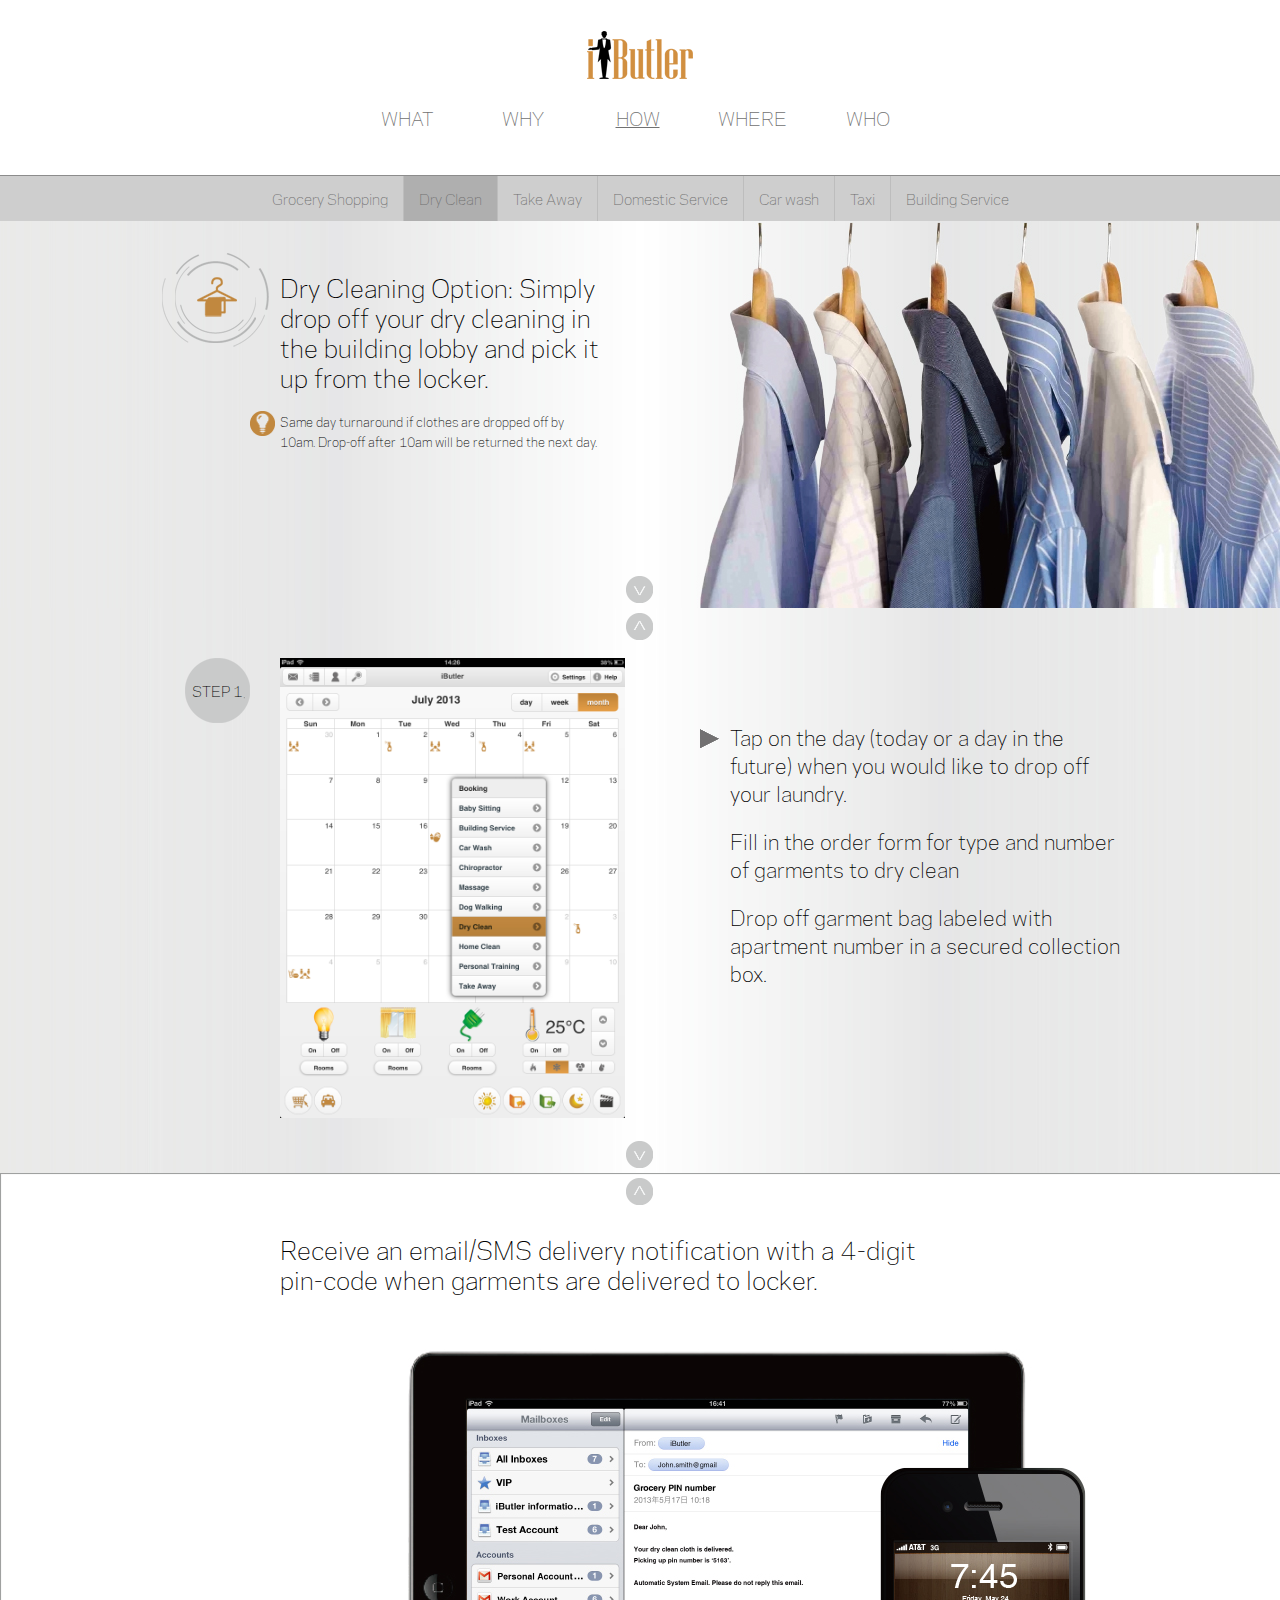
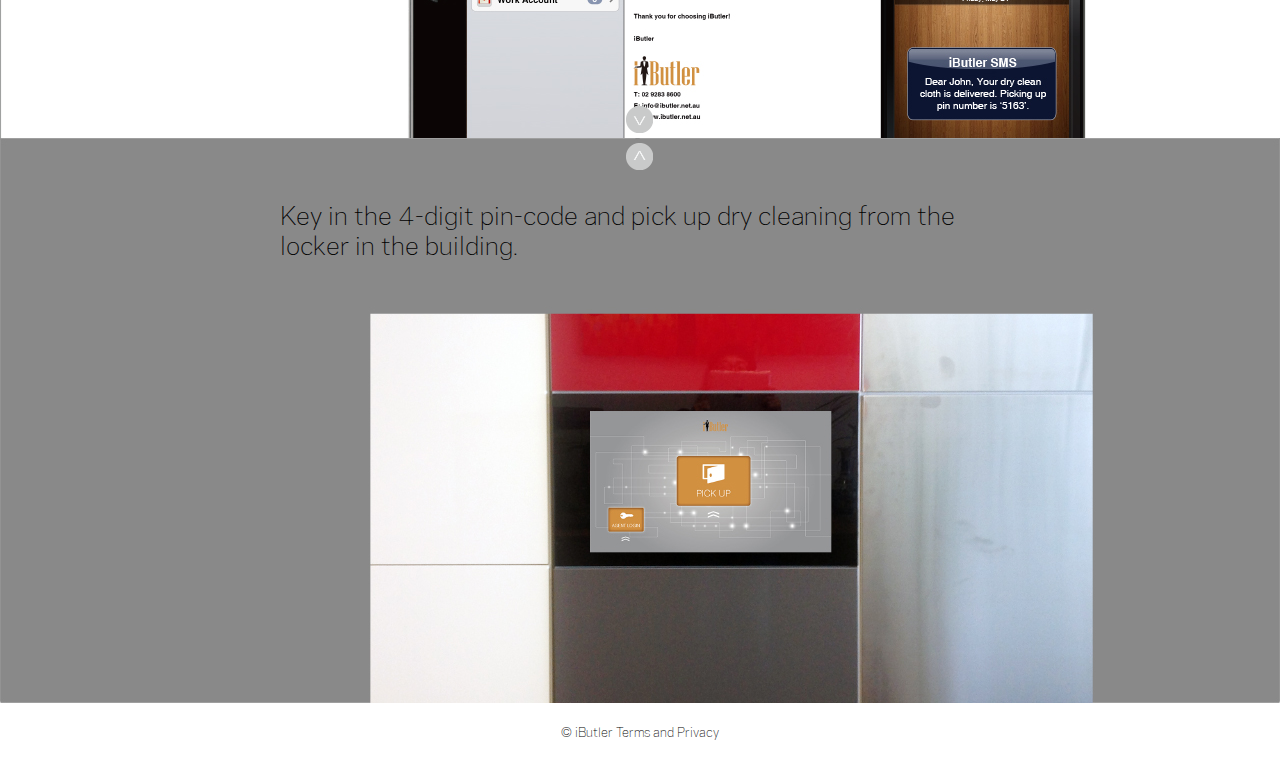
<file: how/dryclean.html>
<!DOCTYPE html>
<!--[if lt IE 7]>      <html class="no-js lt-ie9 lt-ie8 lt-ie7"> <![endif]-->
<!--[if IE 7]>         <html class="no-js lt-ie9 lt-ie8"> <![endif]-->
<!--[if IE 8]>         <html class="no-js lt-ie9"> <![endif]-->
<!--[if gt IE 8]><!--> <html class="no-js"> <!--<![endif]-->
    <head>
        <meta charset="utf-8">
        <meta http-equiv="X-UA-Compatible" content="IE=edge">
        <title>iButler</title>
        <meta name="description" content="">
        <link rel="stylesheet" href="../css/normalize.css">
        <link rel="stylesheet" href="../css/main.css">
        <script src="../js/vendor/modernizr-2.6.2.min.js"></script>
    </head>
    <body>
    	<div class="wrapper how">
    		<header>
    			<h1 class="logo"><a href="../index.html" class="ir">iButler</a></h1>
	    		<nav class="clearfix">
	    			<div class="inner">
	    				<a href="../what.html" class="spinner"><div class="spin-outter"></div><div class="spin-inner"></div>WHAT</a>
	    				<a href="../why.html" class="spinner"><div class="spin-outter"></div><div class="spin-inner"></div>WHY</a>
	    				<a href="index.html" class="spinner current"><div class="spin-outter"></div><div class="spin-inner"></div>HOW</a>
	    				<a href="../where.html" class="spinner"><div class="spin-outter"></div><div class="spin-inner"></div>WHERE</a>
	    				<a href="../who.html" class="spinner"><div class="spin-outter"></div><div class="spin-inner"></div>WHO</a>		
	    			</div>      			
	    		</nav>
	    	</header>
			<div class="subnav">
				<ul class="clearfix">
					<li><a href="index.html">Grocery Shopping</a></li><li class="active"><a href="dryclean.html">Dry Clean</a></li><li><a href="takeaway.html">Take Away</a></li><li><a href="domestic.html">Domestic Service</a></li><li><a href="carwash.html">Car wash</a></li><li><a href="taxi.html">Taxi</a></li><li><a href="building-service.html">Building Service</a></li>
				</ul>
			</div>
			<div id="step-container">
				<div id="step">STEP 1</div>
			</div>
			<section id="dryclean" class="benefit">
				<section class="contain">
					<div class="spinner active"><div class="spin-outter"></div><div class="spin-inner"></div><img src="../img/how/dryclean/icon.png" width="57" height="57" alt="Grocery"/></div>
					<div class="intro">
						<h2>Dry Cleaning Option: Simply drop off your dry cleaning in the building lobby and pick it up from the locker.</h2>
						<p><img src="../img/how/hint.png" width="25" height="25" alt="hint"/>Same day turnaround if clothes are dropped off by 10am. Drop-off after 10am will be returned the next day.</p>
					</div>
				</section>
				<a href="#dryclean" class="down"><img src="../img/down.png" width="27" height="27" alt="down"/></a>
			</section>
			<section id="dryclean-step1" data-step="1" class="benefit step1">
				<div class="contain">
					<div id="slider">
						<img src="../img/how/dryclean/step1_1.jpg" width="345" height="460" alt=""/>
						<img src="../img/how/dryclean/step1_2.png" width="345" height="460" alt=""/>
						<img src="../img/how/dryclean/step1_3.png" width="345" height="460" alt=""/>
					</div>
					<ul id="slider-description">
						<li class="current">Tap on the day (today or a day in the future) when you would like to drop off your laundry.</li>
						<li>Fill in the order form for type and number of garments to dry clean</li>
						<li>Drop off garment bag labeled with apartment number in a secured collection box.</li>
					</ul>
				</div>
				<a href="#dryclean-step1" class="up"><img src="../img/up.png" width="27" height="27" alt="up"/></a>
	    		<a href="#dryclean-step1" class="down"><img src="../img/down.png" width="27" height="27" alt="down"/></a>
			</section>
			<section id="dryclean-step2" data-step="2" class="benefit step2">
				<section class="contain">
					<h2>Receive an email/SMS delivery notification with a 4-digit<br/>
					pin-code when garments are delivered to locker.</h2>
				</section>
				<a href="#dryclean-step2" class="up"><img src="../img/up.png" width="27" height="27" alt="up"/></a>
	    		<a href="#dryclean-step2" class="down"><img src="../img/down.png" width="27" height="27" alt="down"/></a>
			</section>
			<section id="dryclean-step3" data-step="3" class="benefit step3">
				<section class="contain">
					<h2>Key in the 4-digit pin-code and pick up dry cleaning from the<br/>
					locker in the building.</h2>
				</section>
				<a href="#dryclean-step3" class="up"><img src="../img/up.png" width="27" height="27" alt="up"/></a>
			</section>
	        <footer>
	        	&copy; iButler Terms and Privacy
	        </footer>
    	</div>
        <script src="//ajax.googleapis.com/ajax/libs/jquery/1.10.1/jquery.min.js"></script>
        <script>window.jQuery || document.write('<script src="../js/vendor/jquery-1.10.1.min.js"><\/script>')</script>
        <script src="../js/plugins.js"></script>
        <script src="../js/jquery.scrollTo.min.js"></script>
        <script src="../js/jquery.cycle.all.js"></script>
        <script src="../js/main.js"></script>
        <script>
        	$(function(){
        		How.init();
        	})
        </script>
        <!-- Google Analytics: change UA-XXXXX-X to be your site's ID. -->
        <script>
            (function(b,o,i,l,e,r){b.GoogleAnalyticsObject=l;b[l]||(b[l]=
            function(){(b[l].q=b[l].q||[]).push(arguments)});b[l].l=+new Date;
            e=o.createElement(i);r=o.getElementsByTagName(i)[0];
            e.src='//www.google-analytics.com/analytics.js';
            r.parentNode.insertBefore(e,r)}(window,document,'script','ga'));
            ga('create','UA-XXXXX-X');ga('send','pageview');
        </script>
    </body>
</html>
</file>
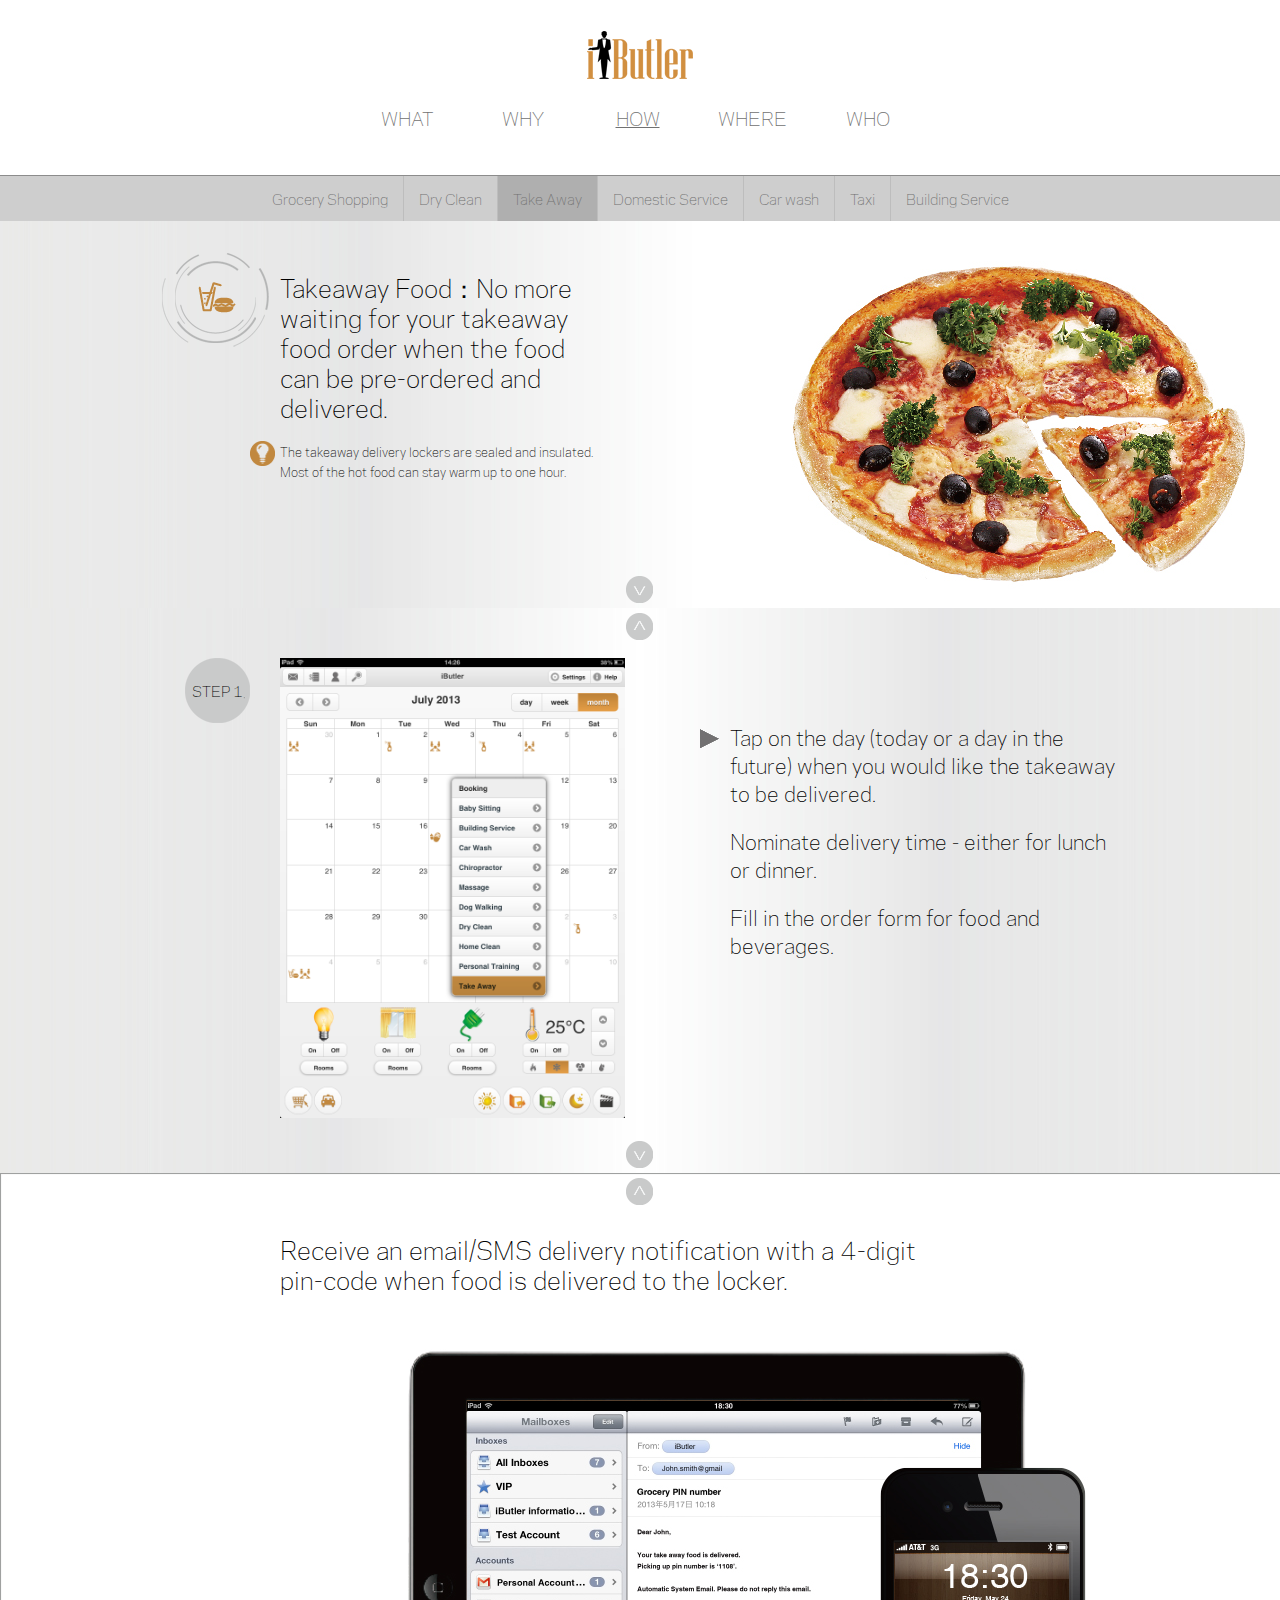
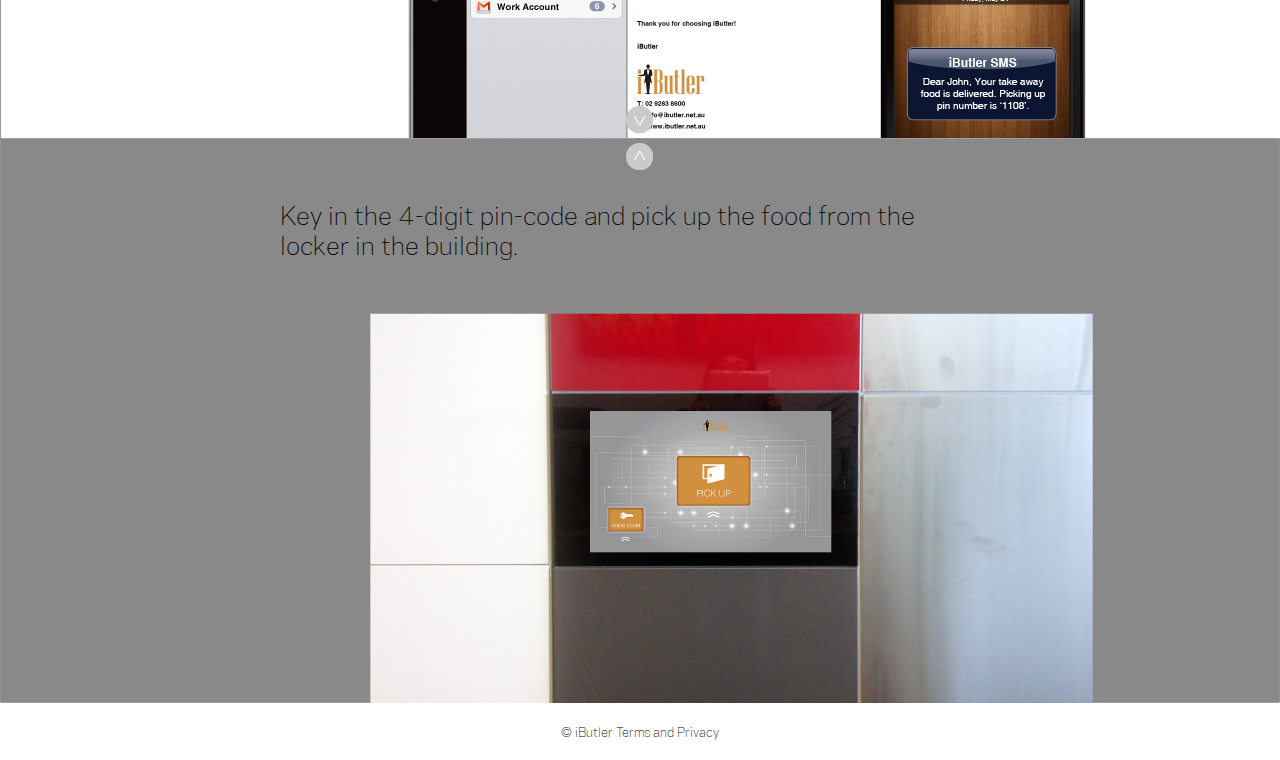
<file: how/takeaway.html>
<!DOCTYPE html>
<!--[if lt IE 7]>      <html class="no-js lt-ie9 lt-ie8 lt-ie7"> <![endif]-->
<!--[if IE 7]>         <html class="no-js lt-ie9 lt-ie8"> <![endif]-->
<!--[if IE 8]>         <html class="no-js lt-ie9"> <![endif]-->
<!--[if gt IE 8]><!--> <html class="no-js"> <!--<![endif]-->
    <head>
        <meta charset="utf-8">
        <meta http-equiv="X-UA-Compatible" content="IE=edge">
        <title>iButler</title>
        <meta name="description" content="">
        <link rel="stylesheet" href="../css/normalize.css">
        <link rel="stylesheet" href="../css/main.css">
        <script src="../js/vendor/modernizr-2.6.2.min.js"></script>
    </head>
    <body>
    	<div class="wrapper how">
    		<header>
    			<h1 class="logo"><a href="../index.html" class="ir">iButler</a></h1>
	    		<nav class="clearfix">
	    			<div class="inner">
	    				<a href="../what.html" class="spinner"><div class="spin-outter"></div><div class="spin-inner"></div>WHAT</a>
	    				<a href="../why.html" class="spinner"><div class="spin-outter"></div><div class="spin-inner"></div>WHY</a>
	    				<a href="index.html" class="spinner current"><div class="spin-outter"></div><div class="spin-inner"></div>HOW</a>
	    				<a href="../where.html" class="spinner"><div class="spin-outter"></div><div class="spin-inner"></div>WHERE</a>
	    				<a href="../who.html" class="spinner"><div class="spin-outter"></div><div class="spin-inner"></div>WHO</a>		
	    			</div>      			
	    		</nav>
	    	</header>
			<div class="subnav">
				<ul class="clearfix">
					<li><a href="index.html">Grocery Shopping</a></li><li><a href="dryclean.html">Dry Clean</a></li><li class="active"><a href="takeaway.html">Take Away</a></li><li><a href="domestic.html">Domestic Service</a></li><li><a href="carwash.html">Car wash</a></li><li><a href="taxi.html">Taxi</a></li><li><a href="building-service.html">Building Service</a></li>
				</ul>
			</div>
			<div id="step-container">
				<div id="step">STEP 1</div>
			</div>
			<section id="takeaway" class="benefit">
				<section class="contain">
					<div class="spinner active"><div class="spin-outter"></div><div class="spin-inner"></div><img src="../img/how/takeaway/icon.png" width="57" height="57" alt="Grocery"/></div>
					<div class="intro">
						<h2>Takeaway Food：No more waiting for your takeaway food order when the food can be pre-ordered and delivered.</h2>
						<p><img src="../img/how/hint.png" width="25" height="25" alt="hint"/>The takeaway delivery lockers are sealed and insulated. Most of the hot food can stay warm up to one hour.</p>
					</div>
				</section>
				<a href="#takeaway" class="down"><img src="../img/down.png" width="27" height="27" alt="down"/></a>
			</section>
			<section id="takeaway-step1" data-step="1" class="benefit step1">
				<div class="contain">
					<div id="slider">
						<img src="../img/how/takeaway/step1_1.jpg" width="345" height="460" alt=""/>
						<img src="../img/how/takeaway/step1_2.png" width="345" height="460" alt=""/>
						<img src="../img/how/takeaway/step1_3.png" width="345" height="460" alt=""/>
					</div>
					<ul id="slider-description">
						<li class="current">Tap on the day (today or a day 
						in the future) when you would like 
						the takeaway to be delivered.</li>
						<li>Nominate delivery time -
						either for lunch or dinner.</li>
						<li>Fill in the order form for 
						food and beverages.</li>
					</ul>
				</div>
				<a href="#takeaway-step1" class="up"><img src="../img/up.png" width="27" height="27" alt="up"/></a>
	    		<a href="#takeaway-step1" class="down"><img src="../img/down.png" width="27" height="27" alt="down"/></a>
			</section>
			<section id="takeaway-step2" data-step="2" class="benefit step2">
				<section class="contain">
					<h2>Receive an email/SMS delivery notification with a 4-digit<br/>
					pin-code when food is delivered to the locker.</h2>
				</section>
				<a href="#takeaway-step2" class="up"><img src="../img/up.png" width="27" height="27" alt="up"/></a>
	    		<a href="#takeaway-step2" class="down"><img src="../img/down.png" width="27" height="27" alt="down"/></a>
			</section>
			<section id="takeaway-step3" data-step="3" class="benefit step3">
				<section class="contain">
					<h2>Key in the 4-digit pin-code and pick up the food from the<br/>
						locker in the building.</h2>
				</section>
				<a href="#dryclean-step3" class="up"><img src="../img/up.png" width="27" height="27" alt="up"/></a>
			</section>
	        <footer>
	        	&copy; iButler Terms and Privacy
	        </footer>
    	</div>
        <script src="//ajax.googleapis.com/ajax/libs/jquery/1.10.1/jquery.min.js"></script>
        <script>window.jQuery || document.write('<script src="../js/vendor/jquery-1.10.1.min.js"><\/script>')</script>
        <script src="../js/plugins.js"></script>
        <script src="../js/jquery.scrollTo.min.js"></script>
        <script src="../js/jquery.cycle.all.js"></script>
        <script src="../js/main.js"></script>
        <script>
        	$(function(){
        		How.init();
        	})
        </script>
        <!-- Google Analytics: change UA-XXXXX-X to be your site's ID. -->
        <script>
            (function(b,o,i,l,e,r){b.GoogleAnalyticsObject=l;b[l]||(b[l]=
            function(){(b[l].q=b[l].q||[]).push(arguments)});b[l].l=+new Date;
            e=o.createElement(i);r=o.getElementsByTagName(i)[0];
            e.src='//www.google-analytics.com/analytics.js';
            r.parentNode.insertBefore(e,r)}(window,document,'script','ga'));
            ga('create','UA-XXXXX-X');ga('send','pageview');
        </script>
    </body>
</html>
</file>
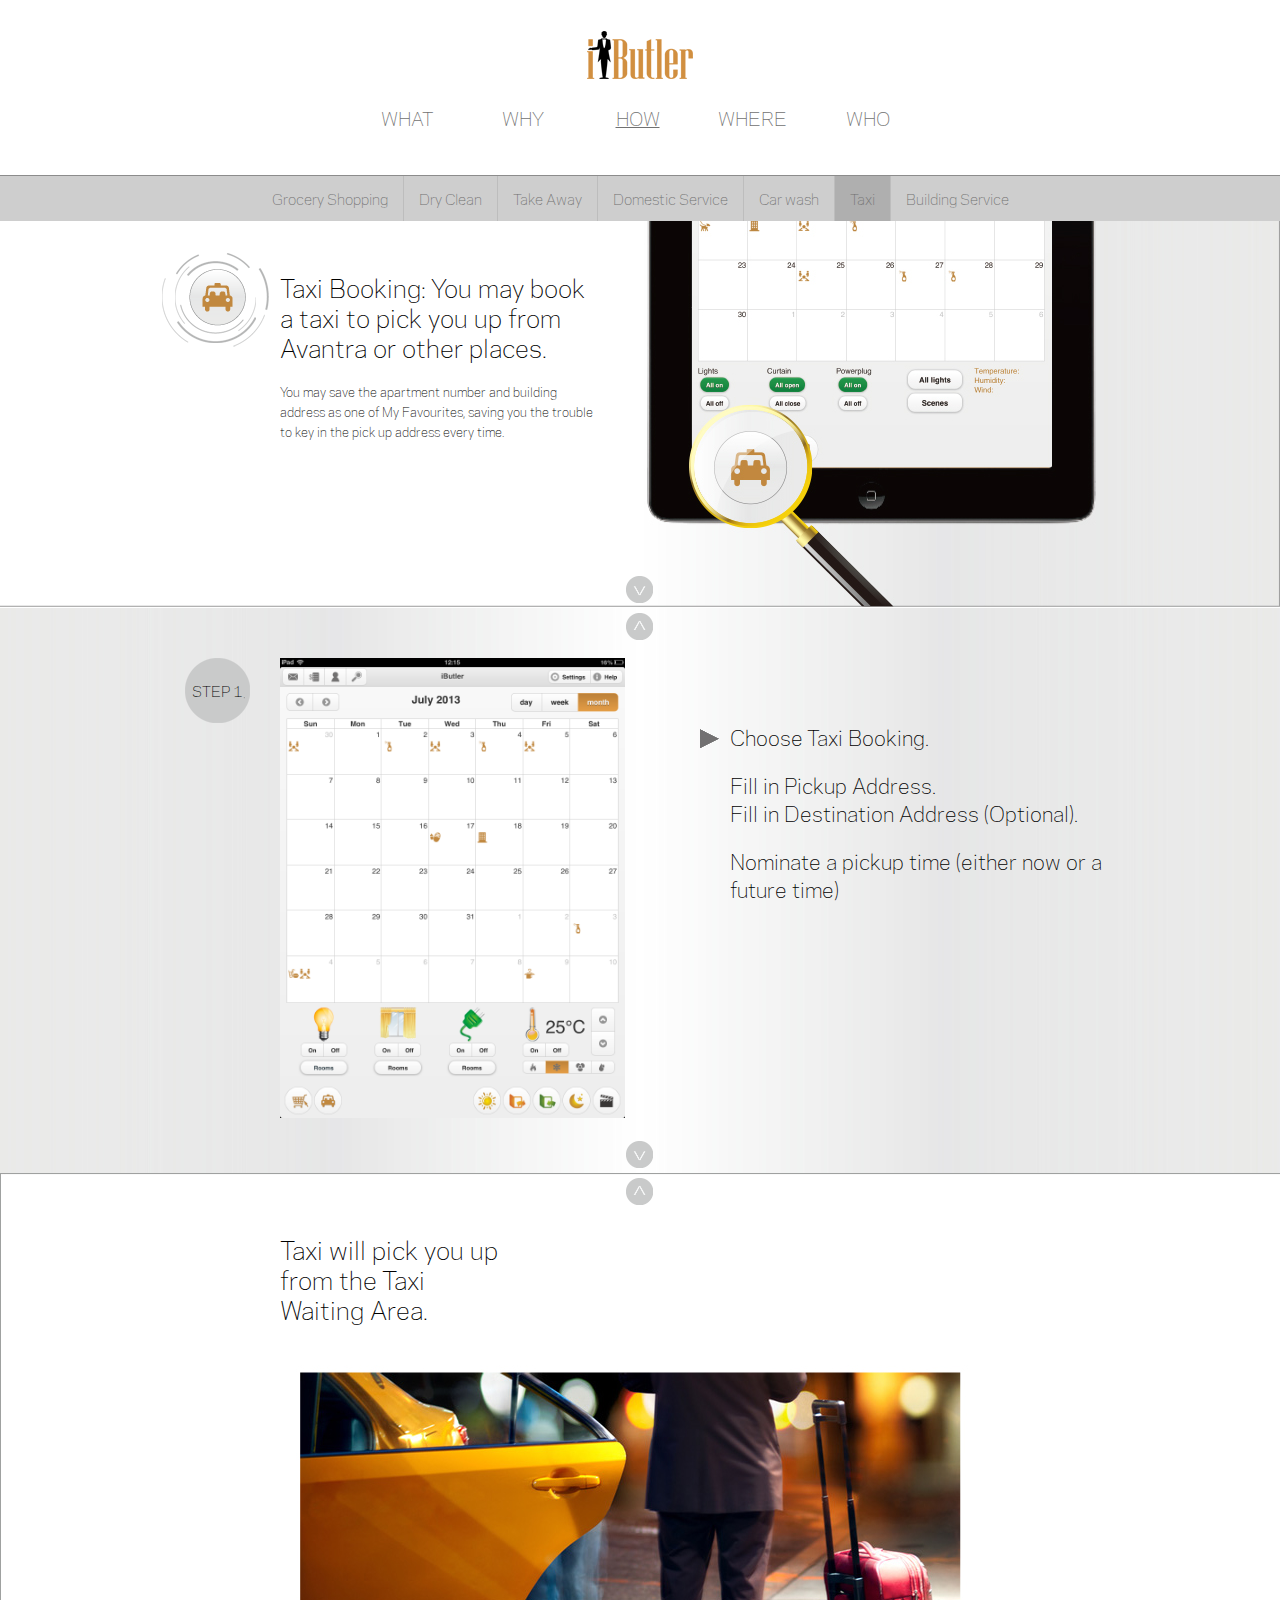
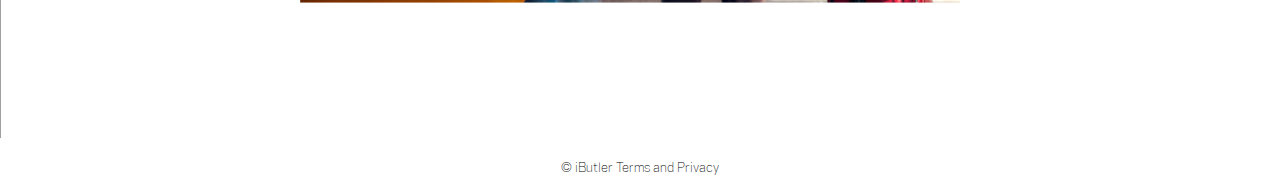
<file: how/taxi.html>
<!DOCTYPE html>
<!--[if lt IE 7]>      <html class="no-js lt-ie9 lt-ie8 lt-ie7"> <![endif]-->
<!--[if IE 7]>         <html class="no-js lt-ie9 lt-ie8"> <![endif]-->
<!--[if IE 8]>         <html class="no-js lt-ie9"> <![endif]-->
<!--[if gt IE 8]><!--> <html class="no-js"> <!--<![endif]-->
    <head>
        <meta charset="utf-8">
        <meta http-equiv="X-UA-Compatible" content="IE=edge">
        <title>iButler</title>
        <meta name="description" content="">
        <link rel="stylesheet" href="../css/normalize.css">
        <link rel="stylesheet" href="../css/main.css">
        <script src="../js/vendor/modernizr-2.6.2.min.js"></script>
    </head>
    <body>
    	<div class="wrapper how">
    		<header>
    			<h1 class="logo"><a href="../index.html" class="ir">iButler</a></h1>
	    		<nav class="clearfix">
	    			<div class="inner">
	    				<a href="../what.html" class="spinner"><div class="spin-outter"></div><div class="spin-inner"></div>WHAT</a>
	    				<a href="../why.html" class="spinner"><div class="spin-outter"></div><div class="spin-inner"></div>WHY</a>
	    				<a href="index.html" class="spinner current"><div class="spin-outter"></div><div class="spin-inner"></div>HOW</a>
	    				<a href="../where.html" class="spinner"><div class="spin-outter"></div><div class="spin-inner"></div>WHERE</a>
	    				<a href="../who.html" class="spinner"><div class="spin-outter"></div><div class="spin-inner"></div>WHO</a>		
	    			</div>      			
	    		</nav>
	    	</header>
			<div class="subnav">
				<ul class="clearfix">
					<li><a href="index.html">Grocery Shopping</a></li><li><a href="dryclean.html">Dry Clean</a></li><li><a href="takeaway.html">Take Away</a></li><li><a href="domestic.html">Domestic Service</a></li><li><a href="carwash.html">Car wash</a></li><li class="active"><a href="taxi.html">Taxi</a></li><li><a href="building-service.html">Building Service</a></li>
				</ul>
			</div>
			<div id="step-container">
				<div id="step">STEP 1</div>
			</div>
			<section id="taxi" class="benefit">
				<section class="contain">
					<div class="spinner active"><div class="spin-outter"></div><div class="spin-inner"></div><img src="../img/how/taxi/icon.png" width="57" height="57" alt="Taxi"/></div>
					<div class="intro">
						<h2>Taxi Booking: You may book a taxi to pick you up from Avantra or other places.</h2>
						<p>You may save the apartment number and building address as one of My Favourites, saving you the trouble to key in the pick up address every time.</p>
					</div>
				</section>
				<a href="#taxi" class="down"><img src="../img/down.png" width="27" height="27" alt="down"/></a>
			</section>
			<section id="taxi-step1" data-step="1" class="benefit step1">
				<div class="contain">
					<div id="slider">
						<img src="../img/how/taxi/step1_1.png" width="345" height="460" alt=""/>
						<img src="../img/how/taxi/step1_2.png" width="345" height="460" alt=""/>
						<img src="../img/how/taxi/step1_3.png" width="345" height="460" alt=""/>
					</div>
					<ul id="slider-description">
						<li class="current">Choose Taxi Booking.</li>
						<li>Fill in Pickup Address.<br/>
						Fill in Destination Address (Optional).</li>
						<li>Nominate a pickup time 
						(either now or a future time)</li>
					</ul>
				</div>
				<a href="#taxi-step1" class="up"><img src="../img/up.png" width="27" height="27" alt="up"/></a>
	    		<a href="#taxi-step1" class="down"><img src="../img/down.png" width="27" height="27" alt="down"/></a>
			</section>
			<section id="taxi-step2" data-step="2" class="benefit step2">
				<section class="contain">
					<h2>Taxi will pick you up<br/>
					from the Taxi <br/>
					Waiting Area.</h2>
				</section>
				<a href="#taxi-step2" class="up"><img src="../img/up.png" width="27" height="27" alt="up"/></a>
			</section>
	        <footer>
	        	&copy; iButler Terms and Privacy
	        </footer>
    	</div>
        <script src="//ajax.googleapis.com/ajax/libs/jquery/1.10.1/jquery.min.js"></script>
        <script>window.jQuery || document.write('<script src="../js/vendor/jquery-1.10.1.min.js"><\/script>')</script>
        <script src="../js/plugins.js"></script>
        <script src="../js/jquery.scrollTo.min.js"></script>
        <script src="../js/jquery.cycle.all.js"></script>
        <script src="../js/main.js"></script>
        <script>
        	$(function(){
        		How.init();
        	})
        </script>
        <!-- Google Analytics: change UA-XXXXX-X to be your site's ID. -->
        <script>
            (function(b,o,i,l,e,r){b.GoogleAnalyticsObject=l;b[l]||(b[l]=
            function(){(b[l].q=b[l].q||[]).push(arguments)});b[l].l=+new Date;
            e=o.createElement(i);r=o.getElementsByTagName(i)[0];
            e.src='//www.google-analytics.com/analytics.js';
            r.parentNode.insertBefore(e,r)}(window,document,'script','ga'));
            ga('create','UA-XXXXX-X');ga('send','pageview');
        </script>
    </body>
</html>
</file>
<file: css/main.css>
/*
 * HTML5 Boilerplate
 *
 * What follows is the result of much research on cross-browser styling.
 * Credit left inline and big thanks to Nicolas Gallagher, Jonathan Neal,
 * Kroc Camen, and the H5BP dev community and team.
 */

/* ==========================================================================
   Base styles: opinionated defaults
   ========================================================================== */

html,
button,
input,
select,
textarea {
    color: #222;
}

body {
    font-size: 1em;
    line-height: 1.4;
}

/*
 * Remove text-shadow in selection highlight: h5bp.com/i
 * These selection rule sets have to be separate.
 * Customize the background color to match your design.
 */

::-moz-selection {
    background: #b3d4fc;
    text-shadow: none;
}

::selection {
    background: #b3d4fc;
    text-shadow: none;
}

/*
 * A better looking default horizontal rule
 */

hr {
    display: block;
    height: 1px;
    border: 0;
    border-top: 1px solid #ccc;
    margin: 1em 0;
    padding: 0;
}

/*
 * Remove the gap between images, videos, audio and canvas and the bottom of
 * their containers: h5bp.com/i/440
 */

audio,
canvas,
img,
video {
    vertical-align: middle;
}

/*
 * Remove default fieldset styles.
 */

fieldset {
    border: 0;
    margin: 0;
    padding: 0;
}

/*
 * Allow only vertical resizing of textareas.
 */

textarea {
    resize: vertical;
}

/* ==========================================================================
   Browse Happy prompt
   ========================================================================== */

.browsehappy {
    margin: 0.2em 0;
    background: #ccc;
    color: #000;
    padding: 0.2em 0;
}

/* ==========================================================================
   Fonts
   ========================================================================== */
@font-face {
	font-family: 'Conv_HOK Sans Pro Light';
	src: url('fonts/HOK Sans Pro Light.eot');
	src: local('☺'), url('fonts/HOK Sans Pro Light.woff') format('woff'), url('fonts/HOK Sans Pro Light.ttf') format('truetype'), url('fonts/HOK Sans Pro Light.svg') format('svg');
	font-weight: normal;
	font-style: normal;
}

@font-face {
	font-family: 'Conv_HOK Sans Pro Book';
	src: url('fonts/HOK Sans Pro Book.eot');
	src: local('☺'), url('fonts/HOK Sans Pro Book.woff') format('woff'), url('fonts/HOK Sans Pro Book.ttf') format('truetype'), url('fonts/HOK Sans Pro Book.svg') format('svg');
	font-weight: normal;
	font-style: normal;
}

/* ==========================================================================
   Animations
   ========================================================================== */
@-ms-keyframes spin {
    from { -ms-transform: rotate(0deg); }
    to { -ms-transform: rotate(360deg); }
}
@-moz-keyframes spin {
    from { -moz-transform: rotate(0deg); }
    to { -moz-transform: rotate(360deg); }
}
@-webkit-keyframes spin {
    from { -webkit-transform: rotate(0deg); }
    to { -webkit-transform: rotate(360deg); }
}
@keyframes spin {
    from { transform:rotate(0deg); }
    to { transform:rotate(360deg); }
}

@-ms-keyframes revert-spin {
    from { -ms-transform: rotate(0deg); }
    to { -ms-transform: rotate(-360deg); }
}
@-moz-keyframes revert-spin {
    from { -moz-transform: rotate(0deg); }
    to { -moz-transform: rotate(-360deg); }
}
@-webkit-keyframes revert-spin {
    from { -webkit-transform: rotate(0deg); }
    to { -webkit-transform: rotate(-360deg); }
}
@keyframes revert-spin {
    from { transform:rotate(0deg); }
    to { transform:rotate(-360deg); }
}

/* ==========================================================================
   Main Elements
   ========================================================================== */

body{
	font-family:'Conv_HOK Sans Pro Light', Arial, sans-serif;
	font-size:14px;
	color:#000000;
} 

a{
	color:#717171;
	text-decoration:none;
}

a:hover{
	text-decoration:none;
}

footer{
	text-align:center;
	padding:20px 0;
	font-size:12px;
} 

.spinner{
	width:115px;
	height:115px;
	position:relative;
	float:left;
	line-height:115px;
	text-align:center;
	font-size:18px;
	color: #717171;
	position:relative;
}

.spinner img{
	position:absolute;
	left:29px;
	top:28px;
}

.spinner.current{
	text-decoration:underline;
}

.spinner div{
	width:115px;
	height:115px;
	position:absolute;
	top:0;
	left:0;
	display:none;
}

.spinner div.spin-outter{
	background:url('../img/spin-outter.png') no-repeat;
}

.spinner:hover div.spin-outter,
.spinner.active div.spin-outter{
	display:block;
	-moz-animation: spin 2000ms infinite linear;
	-webkit-animation: spin 2000ms infinite linear;
	-ms-animation: spin 2000ms infinite linear;
	animation: spin 2000ms infinite linear;
}

.spinner div.spin-inner{
	background:url('../img/spin-inner.png') no-repeat;
}

.spinner:hover div.spin-inner,
.spinner.active div.spin-inner{
	display:block;
	-moz-animation: revert-spin 1500ms infinite linear;
	-webkit-animation: revert-spin 1500ms infinite linear;
	-ms-animation: revert-spin 1500ms infinite linear;
	animation: revert-spin 1500ms infinite linear;
}

header{
	padding-top:30px;
	margin-top:30px;
}

header h1.logo{
	position:absolute;
	top:0px;
	left:50%;
	padding:0;
	margin:0 0 0 -53px;
	z-index:5;
}

.menu h1.logo{
	position:absolute;
	top:20px;
	left:50%;
	padding:0;
	margin:0 0 0 -53px;
	z-index:5;
}

.menu nav{
	margin-top:55px;
}

h1.logo{
	width:106px;
	height:60px;
	display:block;
}

h1.logo a{
	width:106px;
	height:50px;
	display:block;
	background:url('../img/logo.png');
}

nav{
	width:960px;
	margin:0 auto;
}

nav .inner{
	margin-left:190px;
}

.wrapper{
	max-width:1280px;
	min-width:960px;
	margin:0 auto;
	position:relative;
}

section.benefit{
	width:auto;
	height:565px;
	border-top:1px solid #9f9f9f;
	position:relative;
}

.what section.benefit,
.how section.benefit,
.where section.benefit{
	border:none;	
}

section.benefit .icon{
	width:95px;
	position:absolute;
	top:40px;
	left:40px;
}

section.benefit .icon div{
	text-align:center;
	color:#d19040;
	font-size:14px;
	height:50px;
	font-family:'Conv_HOK Sans Pro Book';
}

section.benefit h2{
	position: absolute;
	font-weight:normal;
	font-family:'Conv_HOK Sans Pro Book';
	font-size:36px;
	line-height:38px;
}

section.benefit p{
	position:absolute;
	font-size:25px;
}

section.benefit .up{
	position:absolute;
	top:5px;
	left:50%;
	margin-left:-14px;
}

section.benefit .down{
	position:absolute;
	bottom:5px;
	left:50%;
	margin-left:-14px;
}

.contain{
	width:960px;
	margin:0 auto;
	position:relative;
}

.subnav{
	background:#cecece;
	height:45px;
	border-top:1px solid #8c8c8c;
}

.subnav ul{
	margin:0px;
	padding:0px;
	width: 960px;
	margin:0 auto;
	text-align:center;
}

.subnav li{
	display:inline-block;
	height:45px;
	line-height:45px;
	padding:0 15px;
	margin:0;
	list-style:none;
	border-right:1px solid #bdbdbd;
}

.subnav li:last-child{
	border:none;
}

.subnav li:hover,
.subnav li.active{
	background:#afafaf;
}

/* ==========================================================================
   Home
   ========================================================================== */
  
#home {
	min-width:960px;
	position:relative;
}  

#home .bg{
	width:100%;
}

#home .menu{
	background:url('../img/nav-bg.png');
	min-height:150px;
	width:100%;
	position:absolute;
	top:50%;
	margin-top:-95px;
}

/* ==========================================================================
   What
   ========================================================================== */

#side-nav-container{
	width:960px;
	margin:0 auto;
}

#side-nav{
	width:34px;
	padding:0 18px;
	height:505px;
	position:fixed;
	top:160px;
	margin-left:890px;
	background:url('../img/what/side-nav.png') no-repeat left bottom;
	z-index:5;
}

#side-nav a{
	display:block;
	margin-top:19px;
	opacity:0.5;
}

#side-nav a.active{
	opacity:1;
}

section#benefit1{
	background:url('../img/what/benefit1.jpg') 50% -40px no-repeat;
	height:470px;
}

section#benefit1 h2{
	top:50px;
	left:170px;
}

section#benefit1 p{
	top:350px;
	left:170px;
}

section#benefit2{
	background:url('../img/what/benefit2.jpg') 50% 0 no-repeat;
	color:#ffffff;
}

section#benefit2 h2{
	left:60px;
	top:200px;
}

section#benefit2 p{
	left:60px;
	top:250px;
}

section#benefit3{
	background:url('../img/what/benefit3.jpg') 50% 0 no-repeat;
}

section#benefit3 h2{
	left:40px;
	top:170px;
}

section#benefit3 p{
	left:40px;
	top:260px;
}

section#benefit4{
	background:url('../img/what/benefit4.jpg') 50% 0 no-repeat;
}

section#benefit4 h2{
	left:435px;
	top:0px;
	text-align:center;
}

section#benefit4 p{
	left:450px;
	top:350px;
	text-align:right;
	font-size: 16px;
}

section#benefit5{
	background:url('../img/what/benefit5.jpg') 50% 0 no-repeat;
	color:#FFFFFF;
}

section#benefit5 .icon div{
	color:#FFFFFF;
}

section#benefit5 h2{
	left:160px;
	top:85px;
}

section#benefit5 p{
	left:60px;
	top:250px;
	font-size:18px;
}

section#benefit6{
	background:url('../img/what/benefit6.jpg') 50% 0 no-repeat;
}

section#benefit6 h2{
	left:160px;
	top:85px;
}

section#benefit6 p{
	left:60px;
	top:200px;
}

section#benefit7{
	background:url('../img/what/benefit7.jpg') 50% 0 no-repeat;
	color:#FFFFFF;
}

section#benefit7 .icon div{
	color:#FFFFFF;
}

section#benefit7 h2{
	right:80px;
	top:45px;
}

section#benefit7 p{
	right:80px;
	top:110px;
	text-align:right;
}

section#benefit8{
	background:url('../img/what/benefit8.jpg') 50% 0 no-repeat;
}

section#benefit8 h2{
	right:80px;
	top:45px;
}

section#benefit8 p{
	right:80px;
	top:110px;
	text-align:right;
}

section#benefit9{
	background:url('../img/what/benefit9.jpg') 50% 0 no-repeat;
	color:#FFFFFF;
}

section#benefit9 .icon div{
	color:#FFFFFF;
}

section#benefit9 h2{
	left:160px;
	top:85px;
}

section#benefit9 p{
	left:160px;
	top:200px;
}

/* ==========================================================================
   Who
   ========================================================================== */
  
.who section.benefit h2{
	font-size:24px;
	line-height:30px;
	font-family: 'Conv_HOK Sans Pro Light';
}

.who section.benefit .slider{
	position:absolute;
}

.who section.benefit p{
	font-size:12px;
	line-height:20px;
	position:static;
}

section#woolworths{
	background:url('../img/who/woolworths.jpg') 50% 0 no-repeat;
	height:429px;
}

section#woolworths h2{
	top:110px;
	left:50px;
}

section#woolworths .slider{
	top:200px;
	left:50px;
	width: 400px;
}

section#chiropractic{
	background:url('../img/who/chiropractic.jpg') 50% 0 no-repeat;
}

section#chiropractic h2{
	top:200px;
	left:480px;
}

section#chiropractic .slider{
	top:300px;
	left:480px;
	width:450px;
}

section#silverservice{
	background:url('../img/who/silverservice.jpg') 50% 0 no-repeat;
}

section#silverservice h2{
	top:240px;
	left:60px;
}

section#silverservice .slider{
	top:330px;
	left:60px;
	width:400px;
}

/* ==========================================================================
   Where
   ========================================================================== */
.where section.benefit h2{
	font-size:24px;
	line-height:30px;
	font-family: 'Conv_HOK Sans Pro Light';
}

.where section.benefit p{
	font-size:12px;
	line-height:20px;
}


section#avantra{
	background:url('../img/where/avantra.jpg') 50% 0 no-repeat;
	height:429px;
}

section#avantra h2{
	top:195px;
	left:415px;
}

section#avantra p{
	top:250px;
	left:415px;
}

section#uptown{
	background:url('../img/where/uptown.jpg') 50% 0 no-repeat;
	color:#FFFFFF;
}

section#uptown h2{
	top:205px;
	left:44px;
}

section#uptown p{
	top:265px;
	left:44px;
}

/* ==========================================================================
   Why
   ========================================================================== */
section.day{
	background:url('../img/why/bg.jpg') 50% 0 repeat-y;
}

section.day .weekday{
	position:absolute;
	top:35px;
	left:50%;
	margin-left:-58px;
	background:url('../img/why/day.png') 50% 50% no-repeat;
	font-size:11px;
	color:#000000;
}

section.day .line1{
	position:absolute;
	left:50%;
	margin-left:-65px;
}

section.day .line2{
	position: absolute;
	left:50%;
	margin-left:-65px;
}

section.day .line3{
	position: absolute;
	left:50%;
	margin-left:-69px;
}

section.day .line4{
	position: absolute;
	left:50%;
	margin-left:-4px;
	z-index:5;
}

section.day .photo{
	position:absolute;
	left:50%;
	margin-left:-75px;
	border:10px solid #cacaca;
}

section.day .reminder{
	position:absolute;
	left:100px;
	top:75px;
	display: none;
	width:317px;
}

section.day .reminder .line{
	position:absolute;
	width:90px;
	border-top: 1px solid #b6b6b6;
	top:140px;
	right:0px;
}

section.day .time{
	position:absolute;
	left:50%;
	margin-left:-65px;
	font-size:11px;
	width:70px;
	text-align:center;
}

/* ==========================================================================
   How
   ========================================================================== */
.how section.benefit h2{
	font-size:24px;
	line-height:30px;
	font-family: 'Conv_HOK Sans Pro Light';
}

.how section.benefit p{
	font-size:12px;
	line-height:20px;
}

section .intro {
	width:320px;
	position:absolute;
	left:120px;
	top:30px;
}

section .spinner{
	margin-top:20px;
}

section .intro h2{
	position: static;
}

section .intro p img{
	position:absolute;
	left:-30px;
	top:0px;
}

section .intro p{
	position: relative;
}

section.step1{
	background:url('../img/how/bg.jpg') 50% 0 repeat-y;
}

section.step2 h2,
section.step3 h2{
	top:40px;
	left:120px;
}

section.step3{
	background:url('../img/how/grocery/step3.jpg') 50% 0 no-repeat;
}

section #slider{
	position:absolute;
	left:120px;
	top:50px;
	width:345px;
	height:460px;
}

section #slider-description{
	position:absolute;
	left:500px;
	top:100px;
}

section #slider-description li{
	list-style:none;
	font-size:20px;
	padding:0 0 20px 30px;
	cursor: pointer;
}

section #slider-description li.activeSlide{
	background:url('../img/how/arrow.png') no-repeat 0 7px;
}

#step-container {
	width:960px;
	margin:0 auto;
	position:relative;	
}

#step{
	width:65px;
	height:65px;
	line-height:65px;
	text-align:center;
	background:url('../img/how/step.png') no-repeat;
	position:absolute;
	left:25px;
	top:437px;
	z-index:5;
}

/* ==========================================================================
   Grocery
   ========================================================================== */

section#grocery{
	background:url('../img/how/grocery/intro.jpg') 50% 0 no-repeat;
	height:387px;
}

section#grocery-step2{
	background:url('../img/how/grocery/step2.jpg') 50% 0 no-repeat;
}

/* ==========================================================================
   Dry Clean
   ========================================================================== */
  
section#dryclean{
	background:url('../img/how/dryclean/intro.jpg') 50% 0 no-repeat;
	height:387px;
}

section#dryclean-step2{
	background:url('../img/how/dryclean/step2.jpg') 50% 0 no-repeat;
}

/* ==========================================================================
   Take Away
   ========================================================================== */

section#takeaway{
	background:url('../img/how/takeaway/intro.jpg') 50% 0 no-repeat;
	height:387px;
}

section#takeaway-step2{
	background:url('../img/how/takeaway/step2.jpg') 50% 0 no-repeat;
}

/* ==========================================================================
   Domestic
   ========================================================================== */

section#domestic{
	background:url('../img/how/domestic/intro.jpg') 50% 0 no-repeat;
	height:387px;
}

section#domestic .intro{
	width:460px;
	
}

section#domestic .intro > img{
	position:absolute;
	right:0px;
	top:180px;
}

section#domestic-step2{
	background:url('../img/how/domestic/step2.jpg') 50% 0 no-repeat;
}

section#domestic-step3{
	background:url('../img/how/domestic/step3.jpg') 50% 0 no-repeat;
}

/* ==========================================================================
   CarWash
   ========================================================================== */
  
section#carwash{
	background:url('../img/how/carwash/intro.jpg') 50% 0 no-repeat;
	height:387px;
}

section#carwash h2{
	width:750px;
}

section#carwash-step2{
	background:url('../img/how/carwash/step2.jpg') 50% 0 no-repeat;
}

/* ==========================================================================
   Taxi
   ========================================================================== */

section#taxi{
	background:url('../img/how/taxi/intro.jpg') 50% 0 no-repeat;
	height:387px;
}

section#taxi-step2{
	background:url('../img/how/taxi/step2.jpg') 50% 0 no-repeat;
}

/* ==========================================================================
   Building Service
   ========================================================================== */

section#building-service{
	background:url('../img/how/building-service/intro.jpg') 50% 0 no-repeat;
	height:387px;
}

section#building-service h2{
	width:400px;
}

section#building-service-step2{
	background:url('../img/how/building-service/step2.jpg') 50% 0 no-repeat;
	height:387px;
}

/* ==========================================================================
   Helper classes
   ========================================================================== */

/*
 * Image replacement
 */

.ir {
    background-color: transparent;
    border: 0;
    overflow: hidden;
    /* IE 6/7 fallback */
    *text-indent: -9999px;
}

.ir:before {
    content: "";
    display: block;
    width: 0;
    height: 150%;
}

/*
 * Hide from both screenreaders and browsers: h5bp.com/u
 */

.hidden {
    display: none !important;
    visibility: hidden;
}

/*
 * Hide only visually, but have it available for screenreaders: h5bp.com/v
 */

.visuallyhidden {
    border: 0;
    clip: rect(0 0 0 0);
    height: 1px;
    margin: -1px;
    overflow: hidden;
    padding: 0;
    position: absolute;
    width: 1px;
}

/*
 * Extends the .visuallyhidden class to allow the element to be focusable
 * when navigated to via the keyboard: h5bp.com/p
 */

.visuallyhidden.focusable:active,
.visuallyhidden.focusable:focus {
    clip: auto;
    height: auto;
    margin: 0;
    overflow: visible;
    position: static;
    width: auto;
}

/*
 * Hide visually and from screenreaders, but maintain layout
 */

.invisible {
    visibility: hidden;
}

/*
 * Clearfix: contain floats
 *
 * For modern browsers
 * 1. The space content is one way to avoid an Opera bug when the
 *    `contenteditable` attribute is included anywhere else in the document.
 *    Otherwise it causes space to appear at the top and bottom of elements
 *    that receive the `clearfix` class.
 * 2. The use of `table` rather than `block` is only necessary if using
 *    `:before` to contain the top-margins of child elements.
 */

.clearfix:before,
.clearfix:after {
    content: " "; /* 1 */
    display: table; /* 2 */
}

.clearfix:after {
    clear: both;
}

/*
 * For IE 6/7 only
 * Include this rule to trigger hasLayout and contain floats.
 */

.clearfix {
    *zoom: 1;
}

/* ==========================================================================
   EXAMPLE Media Queries for Responsive Design.
   These examples override the primary ('mobile first') styles.
   Modify as content requires.
   ========================================================================== */

@media only screen and (min-width: 35em) {
    /* Style adjustments for viewports that meet the condition */
}

@media print,
       (-o-min-device-pixel-ratio: 5/4),
       (-webkit-min-device-pixel-ratio: 1.25),
       (min-resolution: 120dpi) {
    /* Style adjustments for high resolution devices */
}

/* ==========================================================================
   Print styles.
   Inlined to avoid required HTTP connection: h5bp.com/r
   ========================================================================== */

@media print {
    * {
        background: transparent !important;
        color: #000 !important; /* Black prints faster: h5bp.com/s */
        box-shadow: none !important;
        text-shadow: none !important;
    }

    a,
    a:visited {
        text-decoration: underline;
    }

    a[href]:after {
        content: " (" attr(href) ")";
    }

    abbr[title]:after {
        content: " (" attr(title) ")";
    }

    /*
     * Don't show links for images, or javascript/internal links
     */

    .ir a:after,
    a[href^="javascript:"]:after,
    a[href^="#"]:after {
        content: "";
    }

    pre,
    blockquote {
        border: 1px solid #999;
        page-break-inside: avoid;
    }

    thead {
        display: table-header-group; /* h5bp.com/t */
    }

    tr,
    img {
        page-break-inside: avoid;
    }

    img {
        max-width: 100% !important;
    }

    @page {
        margin: 0.5cm;
    }

    p,
    h2,
    h3 {
        orphans: 3;
        widows: 3;
    }

    h2,
    h3 {
        page-break-after: avoid;
    }
}
</file>
